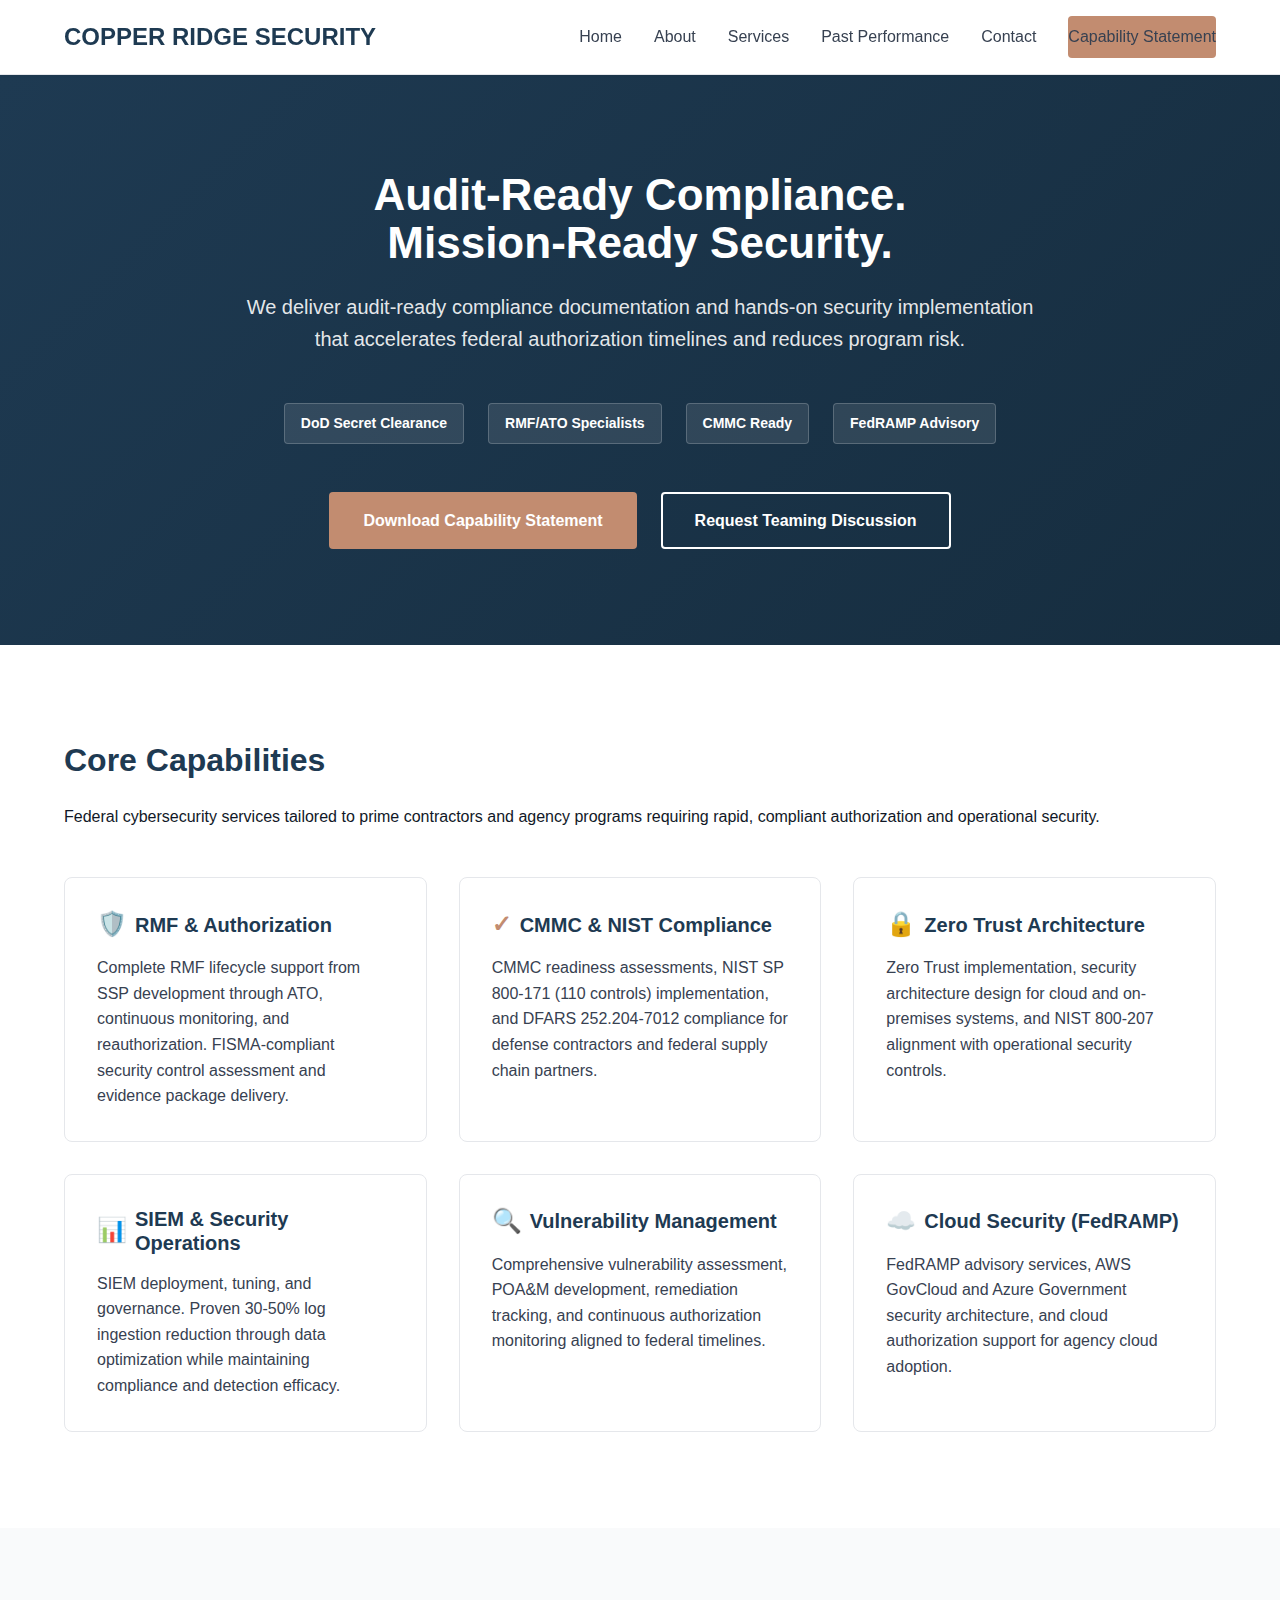
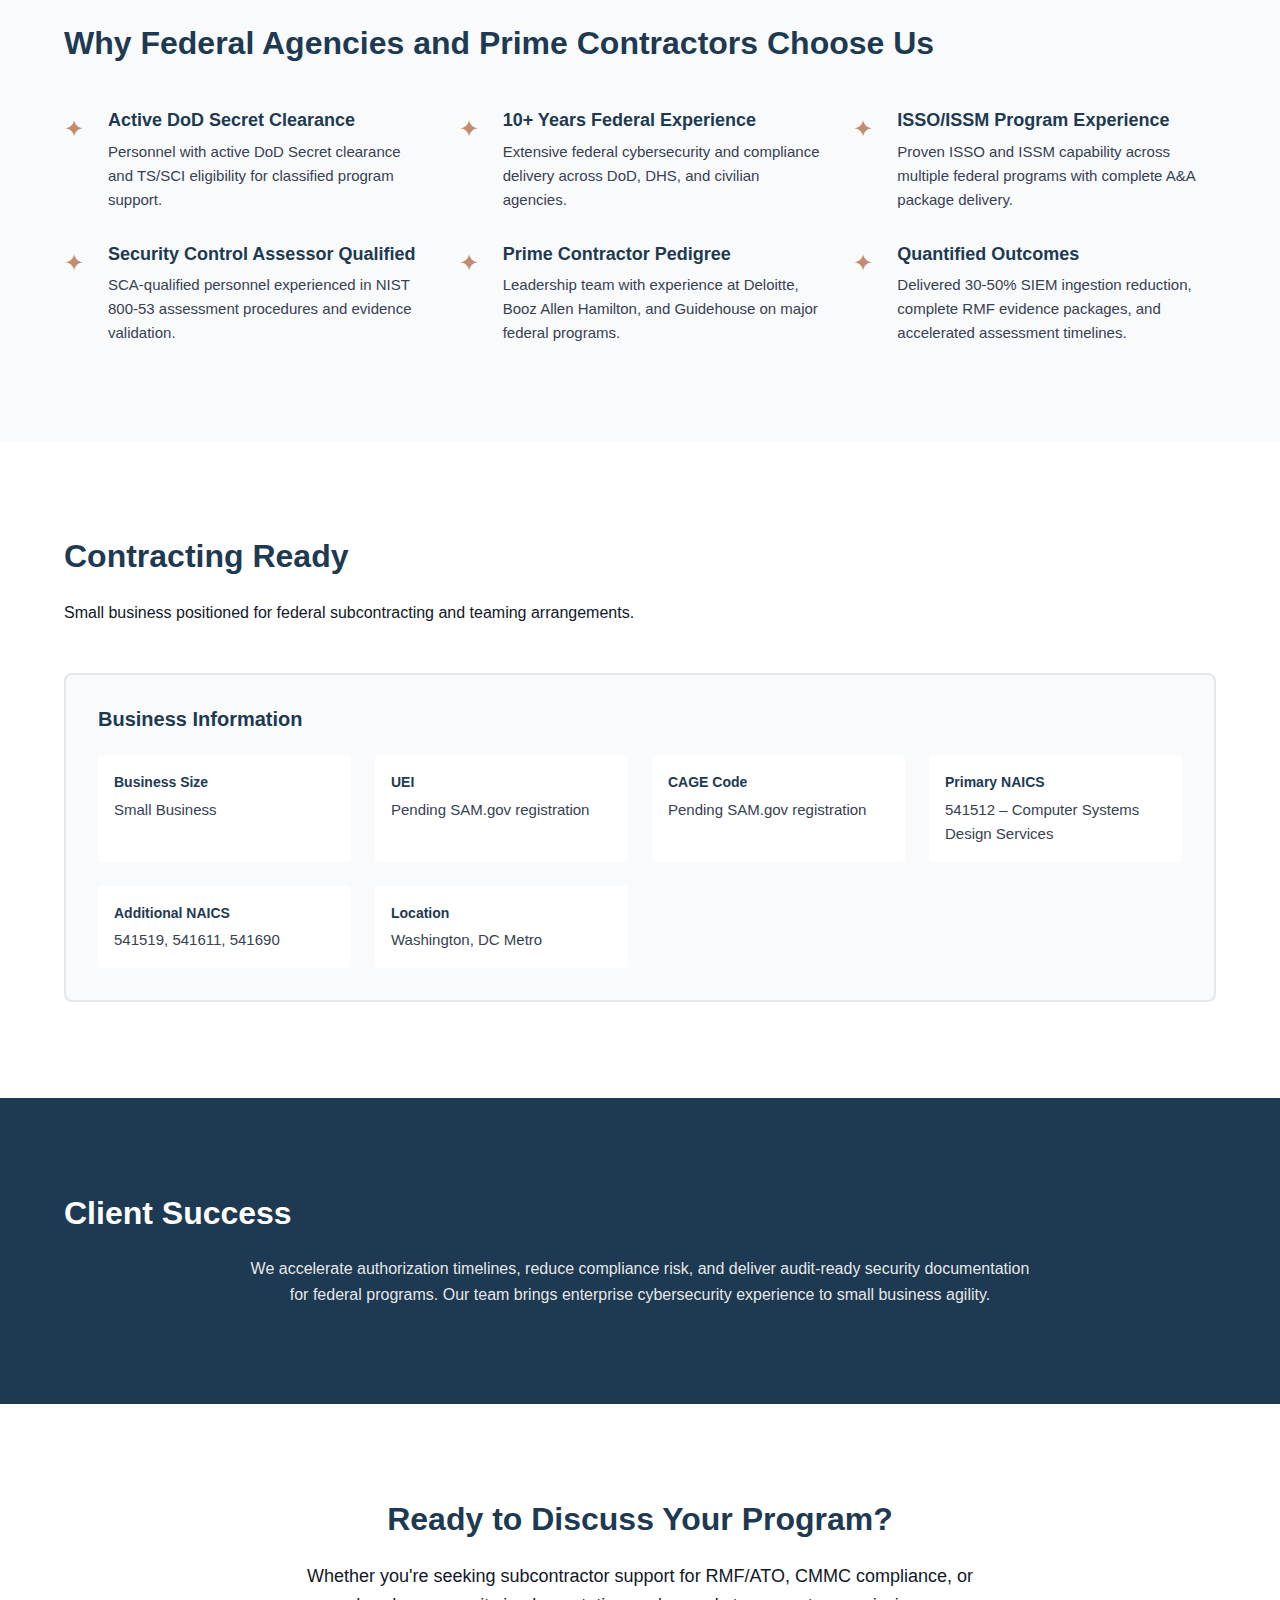
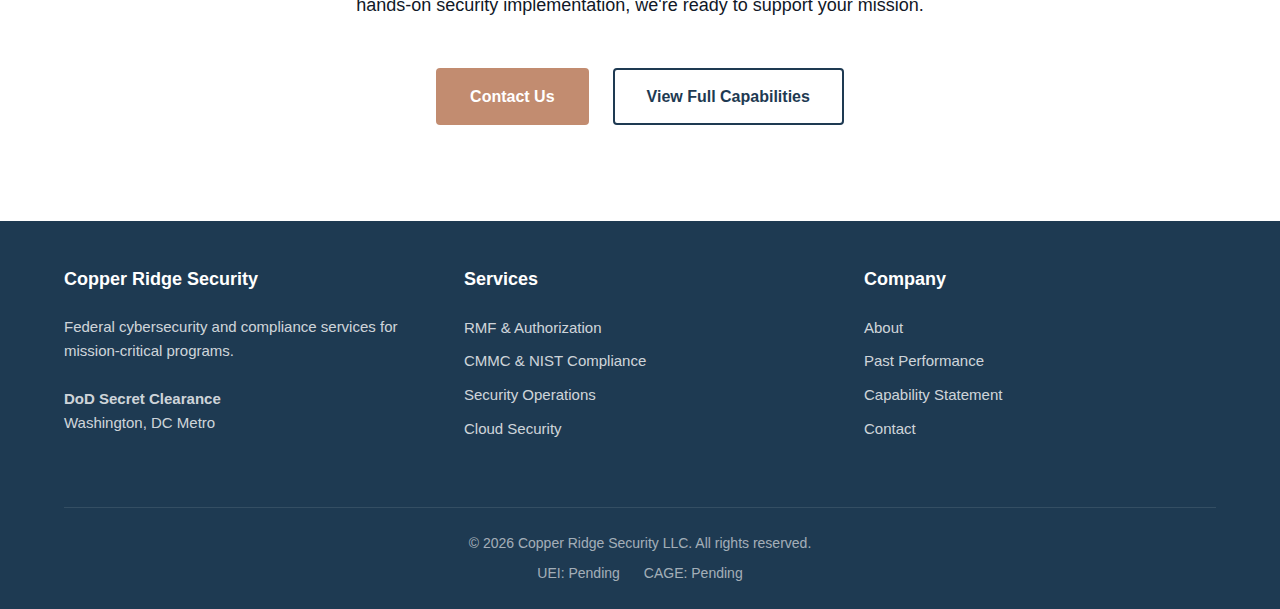
<file: index.html>
<!DOCTYPE html>
<html lang="en">
<head>
    <meta charset="UTF-8">
    <meta name="viewport" content="width=device-width, initial-scale=1.0">
    <meta name="description" content="Copper Ridge Security delivers ISSO/ISSM services, RMF authorization support, and cybersecurity implementation for federal programs. DoD Secret clearance, audit-ready compliance.">
    <title>Copper Ridge Security | Federal Cybersecurity | RMF/ATO | CMMC | FedRAMP</title>
    <link rel="stylesheet" href="assets/styles.css">
</head>
<body>
    <a href="#main-content" class="skip-link">Skip to main content</a>
    
    <!-- HEADER -->
    <header class="site-header">
        <div class="header-container">
            <a href="/" class="site-logo">
                <span>COPPER RIDGE SECURITY</span>
            </a>
            <button class="mobile-menu-toggle" aria-label="Toggle navigation menu">☰</button>
            <nav class="main-nav" aria-label="Main navigation">
                <ul>
                    <li><a href="/">Home</a></li>
                    <li><a href="/about/">About</a></li>
                    <li><a href="/services/">Services</a></li>
                    <li><a href="/past-performance/">Past Performance</a></li>
                    <li><a href="/contact/">Contact</a></li>
                    <li><a href="/assets/Capability-Statement.pdf" class="nav-cta" target="_blank">Capability Statement</a></li>
                </ul>
            </nav>
        </div>
    </header>

    <main id="main-content">
        <!-- HERO SECTION -->
        <section class="hero">
            <div class="container">
                <h1>Audit-Ready Compliance.<br>Mission-Ready Security.</h1>
                <p class="hero-subtitle">
                    We deliver audit-ready compliance documentation and hands-on security implementation 
                    that accelerates federal authorization timelines and reduces program risk.
                </p>
                
                <div class="hero-badges">
                    <span class="badge">DoD Secret Clearance</span>
                    <span class="badge">RMF/ATO Specialists</span>
                    <span class="badge">CMMC Ready</span>
                    <span class="badge">FedRAMP Advisory</span>
                </div>
                
                <div class="hero-cta">
                    <a href="/assets/Capability-Statement.pdf" class="btn btn-primary" target="_blank">Download Capability Statement</a>
                    <a href="/contact/" class="btn btn-secondary">Request Teaming Discussion</a>
                </div>
            </div>
        </section>

        <!-- CORE CAPABILITIES -->
        <section class="section">
            <div class="container">
                <h2>Core Capabilities</h2>
                <p>Federal cybersecurity services tailored to prime contractors and agency programs requiring rapid, compliant authorization and operational security.</p>
                
                <div class="capability-grid">
                    <div class="capability-card">
                        <h3><span class="capability-icon" aria-hidden="true">🛡️</span> RMF & Authorization</h3>
                        <p>Complete RMF lifecycle support from SSP development through ATO, continuous monitoring, and reauthorization. FISMA-compliant security control assessment and evidence package delivery.</p>
                    </div>
                    
                    <div class="capability-card">
                        <h3><span class="capability-icon" aria-hidden="true">✓</span> CMMC & NIST Compliance</h3>
                        <p>CMMC readiness assessments, NIST SP 800-171 (110 controls) implementation, and DFARS 252.204-7012 compliance for defense contractors and federal supply chain partners.</p>
                    </div>
                    
                    <div class="capability-card">
                        <h3><span class="capability-icon" aria-hidden="true">🔒</span> Zero Trust Architecture</h3>
                        <p>Zero Trust implementation, security architecture design for cloud and on-premises systems, and NIST 800-207 alignment with operational security controls.</p>
                    </div>
                    
                    <div class="capability-card">
                        <h3><span class="capability-icon" aria-hidden="true">📊</span> SIEM & Security Operations</h3>
                        <p>SIEM deployment, tuning, and governance. Proven 30-50% log ingestion reduction through data optimization while maintaining compliance and detection efficacy.</p>
                    </div>
                    
                    <div class="capability-card">
                        <h3><span class="capability-icon" aria-hidden="true">🔍</span> Vulnerability Management</h3>
                        <p>Comprehensive vulnerability assessment, POA&M development, remediation tracking, and continuous authorization monitoring aligned to federal timelines.</p>
                    </div>
                    
                    <div class="capability-card">
                        <h3><span class="capability-icon" aria-hidden="true">☁️</span> Cloud Security (FedRAMP)</h3>
                        <p>FedRAMP advisory services, AWS GovCloud and Azure Government security architecture, and cloud authorization support for agency cloud adoption.</p>
                    </div>
                </div>
            </div>
        </section>

        <!-- DIFFERENTIATORS -->
        <section class="section section-gray">
            <div class="container">
                <h2>Why Federal Agencies and Prime Contractors Choose Us</h2>
                
                <div class="differentiator-grid">
                    <div class="differentiator-item">
                        <span class="differentiator-icon" aria-hidden="true">✦</span>
                        <div>
                            <h4>Active DoD Secret Clearance</h4>
                            <p>Personnel with active DoD Secret clearance and TS/SCI eligibility for classified program support.</p>
                        </div>
                    </div>
                    
                    <div class="differentiator-item">
                        <span class="differentiator-icon" aria-hidden="true">✦</span>
                        <div>
                            <h4>10+ Years Federal Experience</h4>
                            <p>Extensive federal cybersecurity and compliance delivery across DoD, DHS, and civilian agencies.</p>
                        </div>
                    </div>
                    
                    <div class="differentiator-item">
                        <span class="differentiator-icon" aria-hidden="true">✦</span>
                        <div>
                            <h4>ISSO/ISSM Program Experience</h4>
                            <p>Proven ISSO and ISSM capability across multiple federal programs with complete A&A package delivery.</p>
                        </div>
                    </div>
                    
                    <div class="differentiator-item">
                        <span class="differentiator-icon" aria-hidden="true">✦</span>
                        <div>
                            <h4>Security Control Assessor Qualified</h4>
                            <p>SCA-qualified personnel experienced in NIST 800-53 assessment procedures and evidence validation.</p>
                        </div>
                    </div>
                    
                    <div class="differentiator-item">
                        <span class="differentiator-icon" aria-hidden="true">✦</span>
                        <div>
                            <h4>Prime Contractor Pedigree</h4>
                            <p>Leadership team with experience at Deloitte, Booz Allen Hamilton, and Guidehouse on major federal programs.</p>
                        </div>
                    </div>
                    
                    <div class="differentiator-item">
                        <span class="differentiator-icon" aria-hidden="true">✦</span>
                        <div>
                            <h4>Quantified Outcomes</h4>
                            <p>Delivered 30-50% SIEM ingestion reduction, complete RMF evidence packages, and accelerated assessment timelines.</p>
                        </div>
                    </div>
                </div>
            </div>
        </section>

        <!-- CONTRACTING READY -->
        <section class="section">
            <div class="container">
                <h2>Contracting Ready</h2>
                <p>Small business positioned for federal subcontracting and teaming arrangements.</p>
                
                <div class="contracting-info">
                    <h3>Business Information</h3>
                    <div class="info-grid">
                        <div class="info-item">
                            <div class="info-label">Business Size</div>
                            <div class="info-value">Small Business</div>
                        </div>
                        <div class="info-item">
                            <div class="info-label">UEI</div>
                            <div class="info-value">Pending SAM.gov registration</div>
                        </div>
                        <div class="info-item">
                            <div class="info-label">CAGE Code</div>
                            <div class="info-value">Pending SAM.gov registration</div>
                        </div>
                        <div class="info-item">
                            <div class="info-label">Primary NAICS</div>
                            <div class="info-value">541512 – Computer Systems Design Services</div>
                        </div>
                        <div class="info-item">
                            <div class="info-label">Additional NAICS</div>
                            <div class="info-value">541519, 541611, 541690</div>
                        </div>
                        <div class="info-item">
                            <div class="info-label">Location</div>
                            <div class="info-value">Washington, DC Metro</div>
                        </div>
                    </div>
                </div>
            </div>
        </section>

        <!-- TESTIMONIALS PLACEHOLDER -->
        <section class="section section-navy">
            <div class="container">
                <h2>Client Success</h2>
                <p style="color: rgba(255, 255, 255, 0.9); max-width: 800px; margin: 0 auto; text-align: center;">
                    We accelerate authorization timelines, reduce compliance risk, and deliver audit-ready security documentation for federal programs. Our team brings enterprise cybersecurity experience to small business agility.
                </p>
            </div>
        </section>

        <!-- FINAL CTA -->
        <section class="section">
            <div class="container" style="text-align: center;">
                <h2>Ready to Discuss Your Program?</h2>
                <p style="max-width: 700px; margin: 0 auto var(--spacing-xl) auto; font-size: 1.125rem;">
                    Whether you're seeking subcontractor support for RMF/ATO, CMMC compliance, or hands-on security implementation, we're ready to support your mission.
                </p>
                
                <div style="display: flex; justify-content: center; gap: var(--spacing-md); flex-wrap: wrap;">
                    <a href="/contact/" class="btn btn-primary">Contact Us</a>
                    <a href="/assets/Capability-Statement.pdf" class="btn btn-outline" target="_blank">View Full Capabilities</a>
                </div>
            </div>
        </section>
    </main>

    <!-- FOOTER -->
    <footer class="site-footer">
        <div class="container">
            <div class="footer-content">
                <div class="footer-section">
                    <h3>Copper Ridge Security</h3>
                    <p>Federal cybersecurity and compliance services for mission-critical programs.</p>
                    <p><strong>DoD Secret Clearance</strong><br>Washington, DC Metro</p>
                </div>
                
                <div class="footer-section">
                    <h3>Services</h3>
                    <ul class="footer-links">
                        <li><a href="/services/">RMF & Authorization</a></li>
                        <li><a href="/services/">CMMC & NIST Compliance</a></li>
                        <li><a href="/services/">Security Operations</a></li>
                        <li><a href="/services/">Cloud Security</a></li>
                    </ul>
                </div>
                
                <div class="footer-section">
                    <h3>Company</h3>
                    <ul class="footer-links">
                        <li><a href="/about/">About</a></li>
                        <li><a href="/past-performance/">Past Performance</a></li>
                        <li><a href="/assets/Capability-Statement.pdf" target="_blank">Capability Statement</a></li>
                        <li><a href="/contact/">Contact</a></li>
                    </ul>
                </div>
                
               
            </div>
            
            <div class="footer-bottom">
                <p>&copy; 2026 Copper Ridge Security LLC. All rights reserved.</p>
                <div class="footer-meta">
                    <span>UEI: Pending</span>
                    <span>CAGE: Pending</span>
</file>
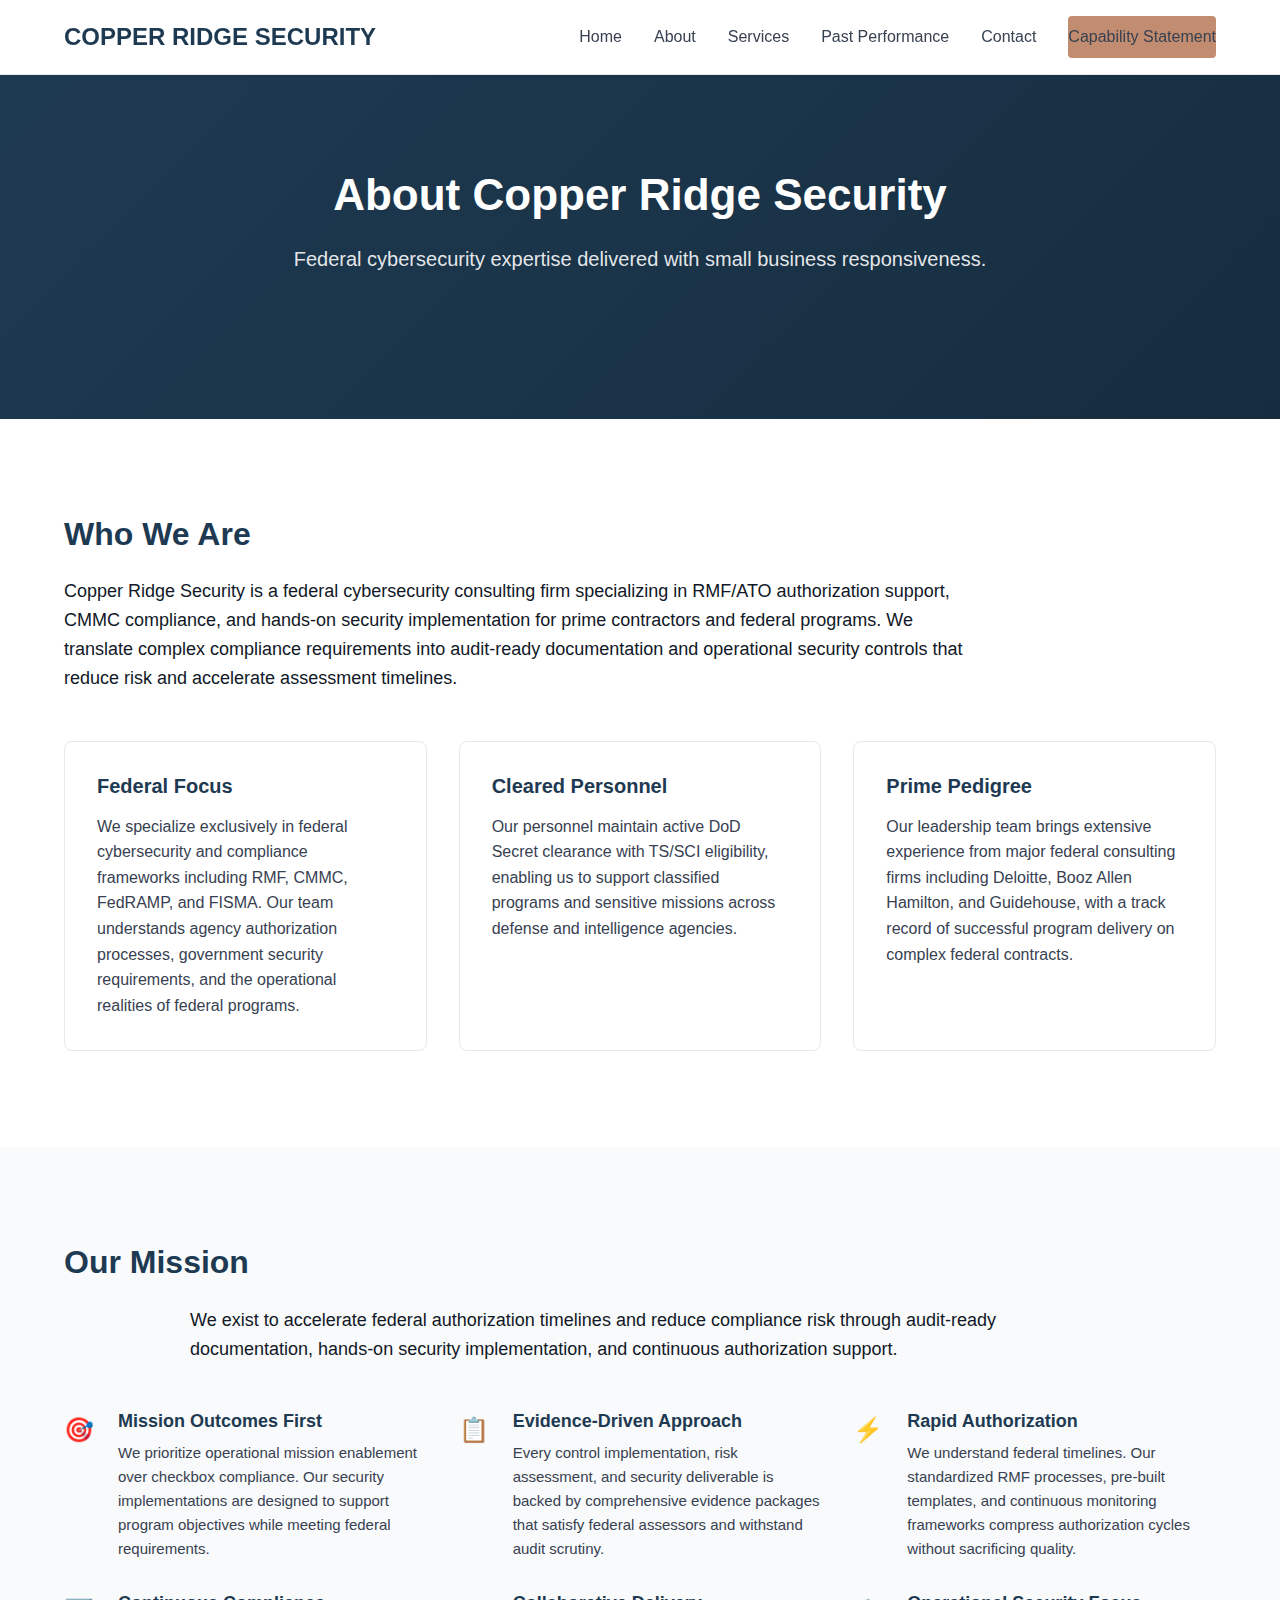
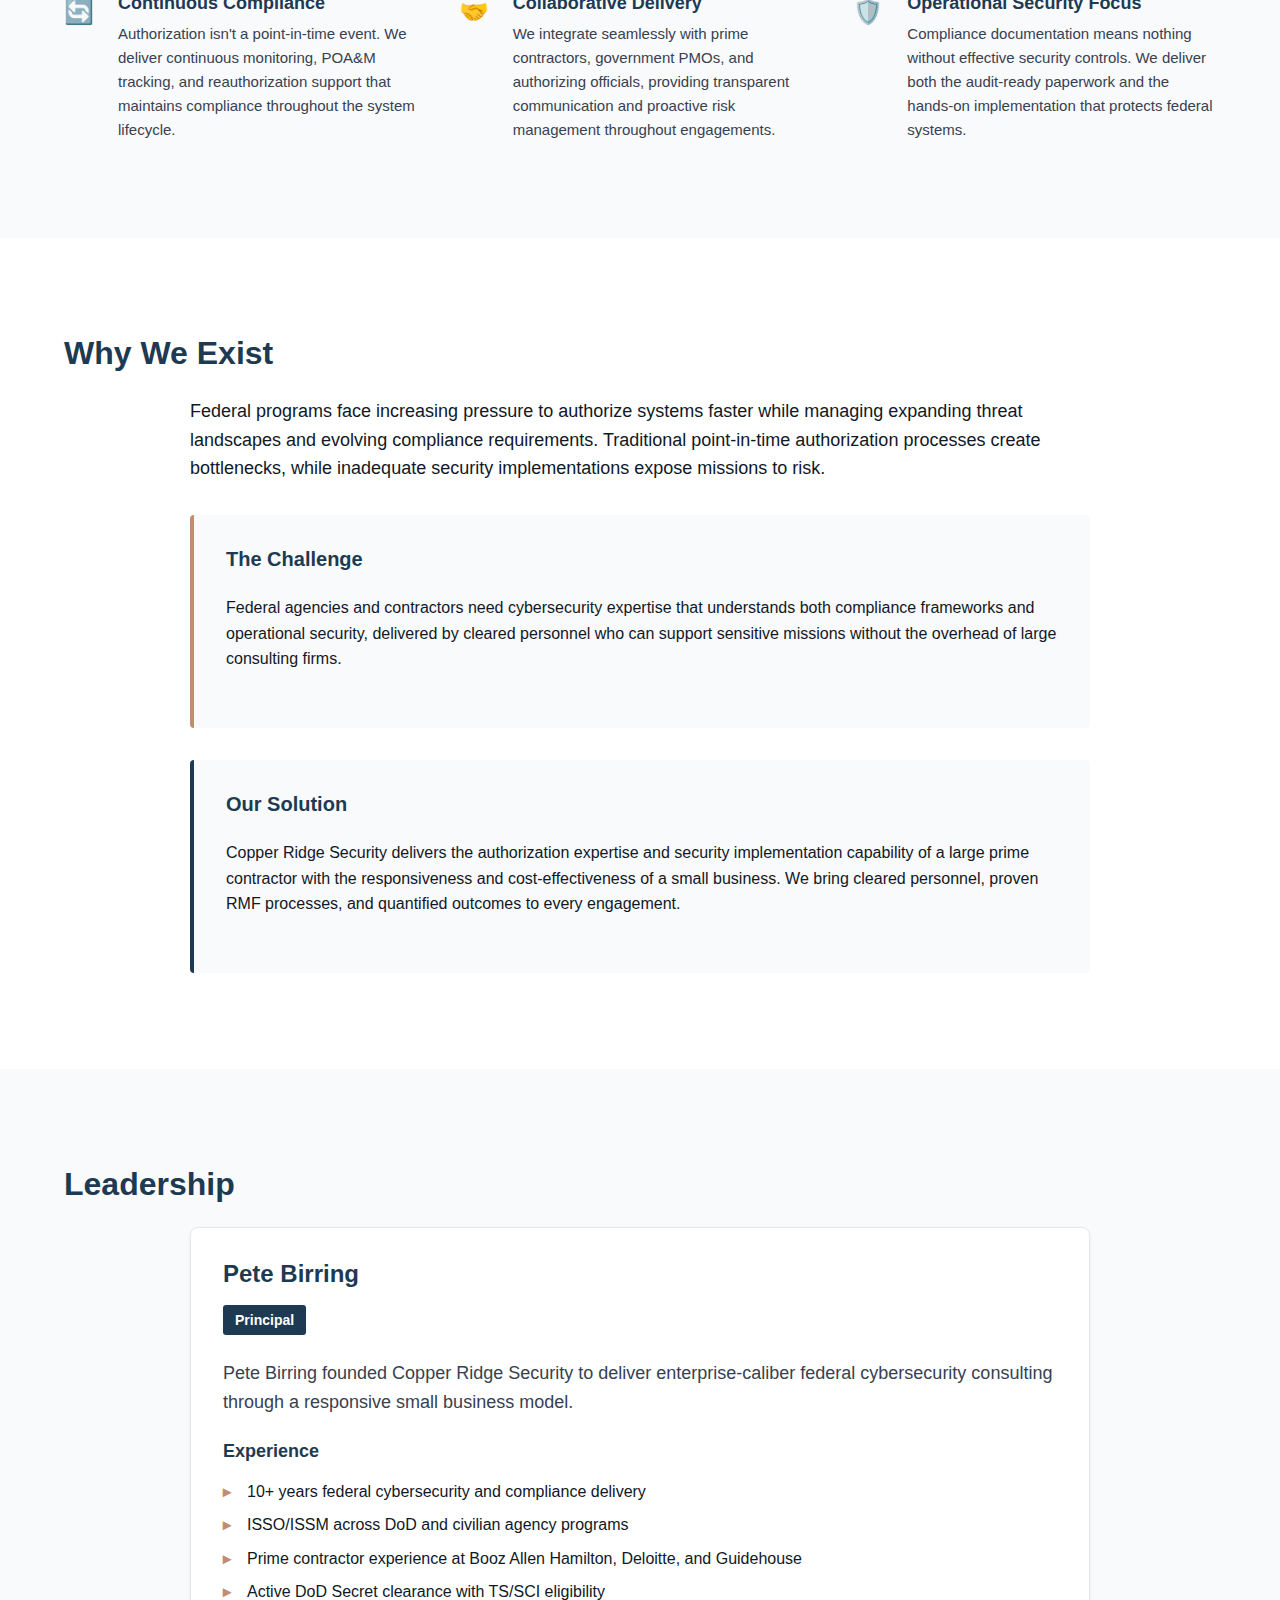
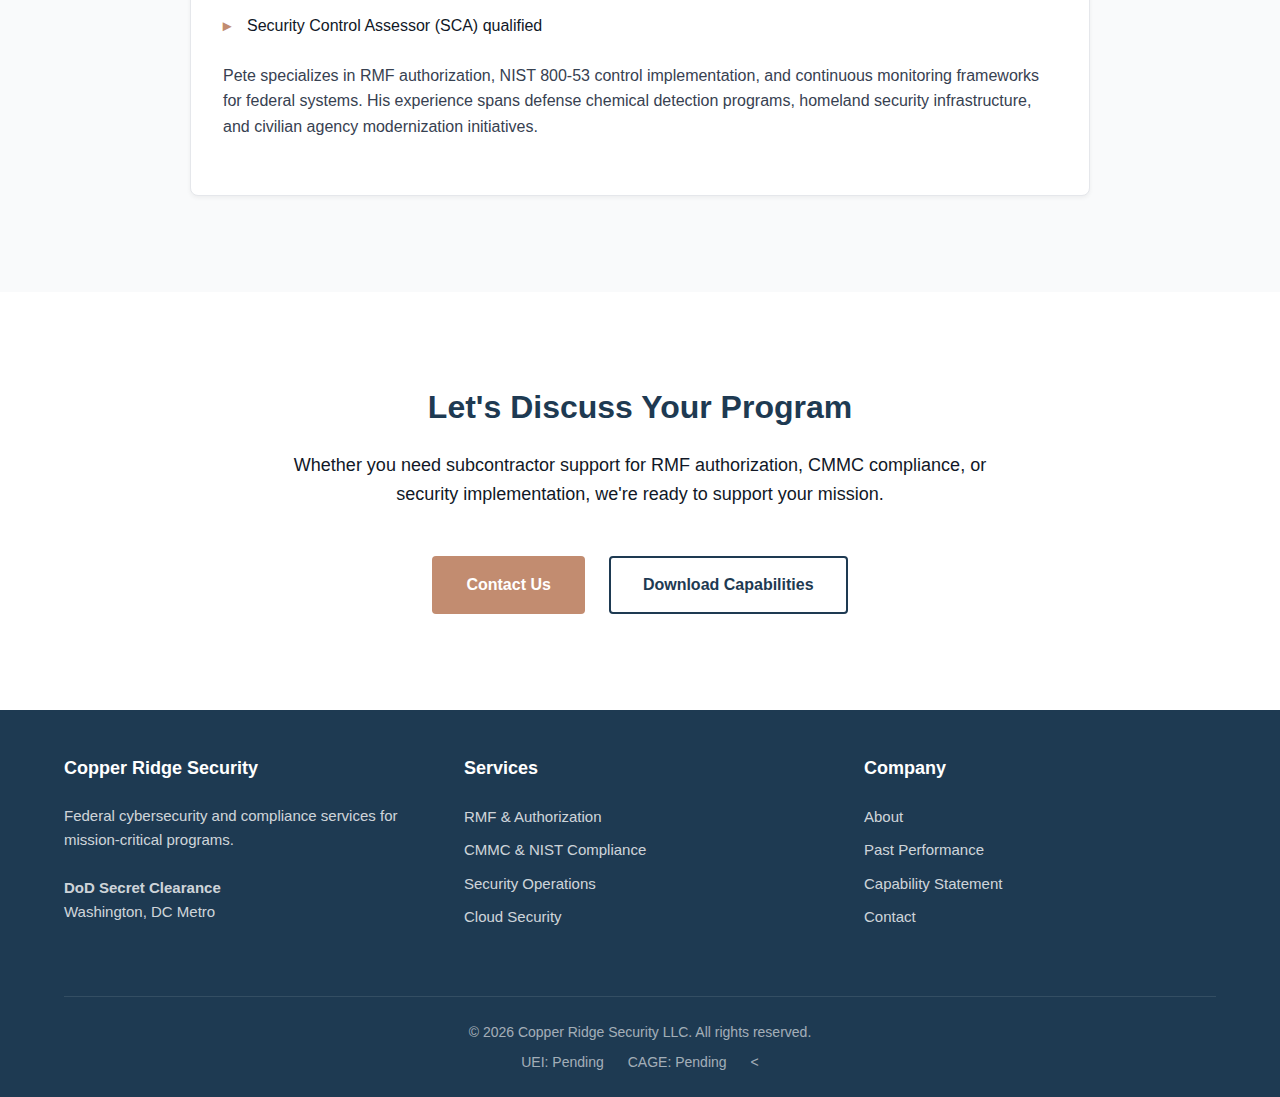
<file: about/index.html>
<!DOCTYPE html>
<html lang="en">
<head>
    <meta charset="UTF-8">
    <meta name="viewport" content="width=device-width, initial-scale=1.0">
    <meta name="description" content="About Copper Ridge Security - Federal cybersecurity consulting firm specializing in RMF/ATO, CMMC, and compliance services with DoD Secret clearance.">
    <title>About | Copper Ridge Security</title>
    <link rel="stylesheet" href="../assets/styles.css">
</head>
<body>
    <a href="#main-content" class="skip-link">Skip to main content</a>
    
    <!-- HEADER -->
    <header class="site-header">
        <div class="header-container">
            <a href="/" class="site-logo">
                <span>COPPER RIDGE SECURITY</span>
            </a>
            <button class="mobile-menu-toggle" aria-label="Toggle navigation menu">☰</button>
            <nav class="main-nav" aria-label="Main navigation">
                <ul>
                    <li><a href="/">Home</a></li>
                    <li><a href="/about/">About</a></li>
                    <li><a href="/services/">Services</a></li>
                    <li><a href="/past-performance/">Past Performance</a></li>
                    <li><a href="/contact/">Contact</a></li>
                    <li><a href="/assets/Capability-Statement.pdf" class="nav-cta" target="_blank">Capability Statement</a></li>
                </ul>
            </nav>
        </div>
    </header>

    <main id="main-content">
        <!-- PAGE HEADER -->
        <section class="hero">
            <div class="container">
                <h1>About Copper Ridge Security</h1>
                <p class="hero-subtitle">
                    Federal cybersecurity expertise delivered with small business responsiveness.
                </p>
            </div>
        </section>

        <!-- COMPANY OVERVIEW -->
        <section class="section">
            <div class="container">
                <h2>Who We Are</h2>
                <p style="font-size: 1.125rem; max-width: 900px;">
                    Copper Ridge Security is a federal cybersecurity consulting firm specializing in RMF/ATO authorization support, CMMC compliance, and hands-on security implementation for prime contractors and federal programs. We translate complex compliance requirements into audit-ready documentation and operational security controls that reduce risk and accelerate assessment timelines.
                </p>
                
                <div class="capability-grid" style="margin-top: var(--spacing-xl);">
                    <div class="capability-card">
                        <h3>Federal Focus</h3>
                        <p>We specialize exclusively in federal cybersecurity and compliance frameworks including RMF, CMMC, FedRAMP, and FISMA. Our team understands agency authorization processes, government security requirements, and the operational realities of federal programs.</p>
                    </div>
                    
                    <div class="capability-card">
                        <h3>Cleared Personnel</h3>
                        <p>Our personnel maintain active DoD Secret clearance with TS/SCI eligibility, enabling us to support classified programs and sensitive missions across defense and intelligence agencies.</p>
                    </div>
                    
                    <div class="capability-card">
                        <h3>Prime Pedigree</h3>
                        <p>Our leadership team brings extensive experience from major federal consulting firms including Deloitte, Booz Allen Hamilton, and Guidehouse, with a track record of successful program delivery on complex federal contracts.</p>
                    </div>
                </div>
            </div>
        </section>

        <!-- MISSION & APPROACH -->
        <section class="section section-gray">
            <div class="container">
                <h2>Our Mission</h2>
                <p style="font-size: 1.125rem; max-width: 900px; margin: 0 auto var(--spacing-xl) auto;">
                    We exist to accelerate federal authorization timelines and reduce compliance risk through audit-ready documentation, hands-on security implementation, and continuous authorization support.
                </p>
                
                <div class="differentiator-grid">
                    <div class="differentiator-item">
                        <span class="differentiator-icon" aria-hidden="true">🎯</span>
                        <div>
                            <h4>Mission Outcomes First</h4>
                            <p>We prioritize operational mission enablement over checkbox compliance. Our security implementations are designed to support program objectives while meeting federal requirements.</p>
                        </div>
                    </div>
                    
                    <div class="differentiator-item">
                        <span class="differentiator-icon" aria-hidden="true">📋</span>
                        <div>
                            <h4>Evidence-Driven Approach</h4>
                            <p>Every control implementation, risk assessment, and security deliverable is backed by comprehensive evidence packages that satisfy federal assessors and withstand audit scrutiny.</p>
                        </div>
                    </div>
                    
                    <div class="differentiator-item">
                        <span class="differentiator-icon" aria-hidden="true">⚡</span>
                        <div>
                            <h4>Rapid Authorization</h4>
                            <p>We understand federal timelines. Our standardized RMF processes, pre-built templates, and continuous monitoring frameworks compress authorization cycles without sacrificing quality.</p>
                        </div>
                    </div>
                    
                    <div class="differentiator-item">
                        <span class="differentiator-icon" aria-hidden="true">🔄</span>
                        <div>
                            <h4>Continuous Compliance</h4>
                            <p>Authorization isn't a point-in-time event. We deliver continuous monitoring, POA&M tracking, and reauthorization support that maintains compliance throughout the system lifecycle.</p>
                        </div>
                    </div>
                    
                    <div class="differentiator-item">
                        <span class="differentiator-icon" aria-hidden="true">🤝</span>
                        <div>
                            <h4>Collaborative Delivery</h4>
                            <p>We integrate seamlessly with prime contractors, government PMOs, and authorizing officials, providing transparent communication and proactive risk management throughout engagements.</p>
                        </div>
                    </div>
                    
                    <div class="differentiator-item">
                        <span class="differentiator-icon" aria-hidden="true">🛡️</span>
                        <div>
                            <h4>Operational Security Focus</h4>
                            <p>Compliance documentation means nothing without effective security controls. We deliver both the audit-ready paperwork and the hands-on implementation that protects federal systems.</p>
                        </div>
                    </div>
                </div>
            </div>
        </section>

        <!-- WHY WE EXIST -->
        <section class="section">
            <div class="container">
                <h2>Why We Exist</h2>
                
                <div style="max-width: 900px; margin: 0 auto;">
                    <p style="font-size: 1.125rem; margin-bottom: var(--spacing-lg);">
                        Federal programs face increasing pressure to authorize systems faster while managing expanding threat landscapes and evolving compliance requirements. Traditional point-in-time authorization processes create bottlenecks, while inadequate security implementations expose missions to risk.
                    </p>
                    
                    <div style="background-color: var(--gray-50); padding: var(--spacing-lg); border-left: 4px solid var(--copper-accent); border-radius: 4px; margin-bottom: var(--spacing-lg);">
                        <h3 style="font-size: 1.25rem; margin-bottom: var(--spacing-md);">The Challenge</h3>
                        <p>Federal agencies and contractors need cybersecurity expertise that understands both compliance frameworks and operational security, delivered by cleared personnel who can support sensitive missions without the overhead of large consulting firms.</p>
                    </div>
                    
                    <div style="background-color: var(--gray-50); padding: var(--spacing-lg); border-left: 4px solid var(--navy-primary); border-radius: 4px;">
                        <h3 style="font-size: 1.25rem; margin-bottom: var(--spacing-md);">Our Solution</h3>
                        <p>Copper Ridge Security delivers the authorization expertise and security implementation capability of a large prime contractor with the responsiveness and cost-effectiveness of a small business. We bring cleared personnel, proven RMF processes, and quantified outcomes to every engagement.</p>
                    </div>
                </div>
            </div>
        </section>

        <!-- LEADERSHIP SECTION -->
        <section class="section section-gray">
            <div class="container">
                <h2>Leadership</h2>
                
                <div class="performance-item" style="max-width: 900px; margin: 0 auto;">
                    <h3>Pete Birring</h3>
                    <span class="agency-label">Principal</span>
                    
                    <p style="font-size: 1.125rem; margin-bottom: var(--spacing-md);">
                        Pete Birring founded Copper Ridge Security to deliver enterprise-caliber federal cybersecurity consulting through a responsive small business model.
                    </p>
                    
                    <h4 style="font-size: 1.125rem; margin-bottom: var(--spacing-sm);">Experience</h4>
                    <ul style="list-style: none; padding-left: 0; margin-bottom: var(--spacing-md);">
                        <li style="padding-left: 1.5rem; position: relative; margin-bottom: 0.5rem;">
                            <span style="position: absolute; left: 0; color: var(--copper-accent); font-weight: bold;">▸</span>
                            10+ years federal cybersecurity and compliance delivery
                        </li>
                        <li style="padding-left: 1.5rem; position: relative; margin-bottom: 0.5rem;">
                            <span style="position: absolute; left: 0; color: var(--copper-accent); font-weight: bold;">▸</span>
                            ISSO/ISSM across DoD and civilian agency programs
                        </li>
                        <li style="padding-left: 1.5rem; position: relative; margin-bottom: 0.5rem;">
                            <span style="position: absolute; left: 0; color: var(--copper-accent); font-weight: bold;">▸</span>
                            Prime contractor experience at Booz Allen Hamilton, Deloitte, and Guidehouse
                        </li>
                        <li style="padding-left: 1.5rem; position: relative; margin-bottom: 0.5rem;">
                            <span style="position: absolute; left: 0; color: var(--copper-accent); font-weight: bold;">▸</span>
                            Active DoD Secret clearance with TS/SCI eligibility
                        </li>
                        <li style="padding-left: 1.5rem; position: relative; margin-bottom: 0.5rem;">
                            <span style="position: absolute; left: 0; color: var(--copper-accent); font-weight: bold;">▸</span>
                            Security Control Assessor (SCA) qualified
                        </li>
                    </ul>
                    
                    <p style="color: var(--gray-700);">
                        Pete specializes in RMF authorization, NIST 800-53 control implementation, and continuous monitoring frameworks for federal systems. His experience spans defense chemical detection programs, homeland security infrastructure, and civilian agency modernization initiatives.
                    </p>
                </div>
            </div>
        </section>

        <!-- FINAL CTA -->
        <section class="section">
            <div class="container" style="text-align: center;">
                <h2>Let's Discuss Your Program</h2>
                <p style="max-width: 700px; margin: 0 auto var(--spacing-xl) auto; font-size: 1.125rem;">
                    Whether you need subcontractor support for RMF authorization, CMMC compliance, or security implementation, we're ready to support your mission.
                </p>
                
                <div style="display: flex; justify-content: center; gap: var(--spacing-md); flex-wrap: wrap;">
                    <a href="/contact/" class="btn btn-primary">Contact Us</a>
                    <a href="/assets/Capability-Statement.pdf" class="btn btn-outline" target="_blank">Download Capabilities</a>
                </div>
            </div>
        </section>
    </main>

    <!-- FOOTER -->
    <footer class="site-footer">
        <div class="container">
            <div class="footer-content">
                <div class="footer-section">
                    <h3>Copper Ridge Security</h3>
                    <p>Federal cybersecurity and compliance services for mission-critical programs.</p>
                    <p><strong>DoD Secret Clearance</strong><br>Washington, DC Metro</p>
                </div>
                
                <div class="footer-section">
                    <h3>Services</h3>
                    <ul class="footer-links">
                        <li><a href="/services/">RMF & Authorization</a></li>
                        <li><a href="/services/">CMMC & NIST Compliance</a></li>
                        <li><a href="/services/">Security Operations</a></li>
                        <li><a href="/services/">Cloud Security</a></li>
                    </ul>
                </div>
                
                <div class="footer-section">
                    <h3>Company</h3>
                    <ul class="footer-links">
                        <li><a href="/about/">About</a></li>
                        <li><a href="/past-performance/">Past Performance</a></li>
                        <li><a href="/assets/Capability-Statement.pdf" target="_blank">Capability Statement</a></li>
                        <li><a href="/contact/">Contact</a></li>
                    </ul>
                </div>
                
                
            </div>
            
            <div class="footer-bottom">
                <p>&copy; 2026 Copper Ridge Security LLC. All rights reserved.</p>
                <div class="footer-meta">
                    <span>UEI: Pending</span>
                    <span>CAGE: Pending</span>
                    <
</file>
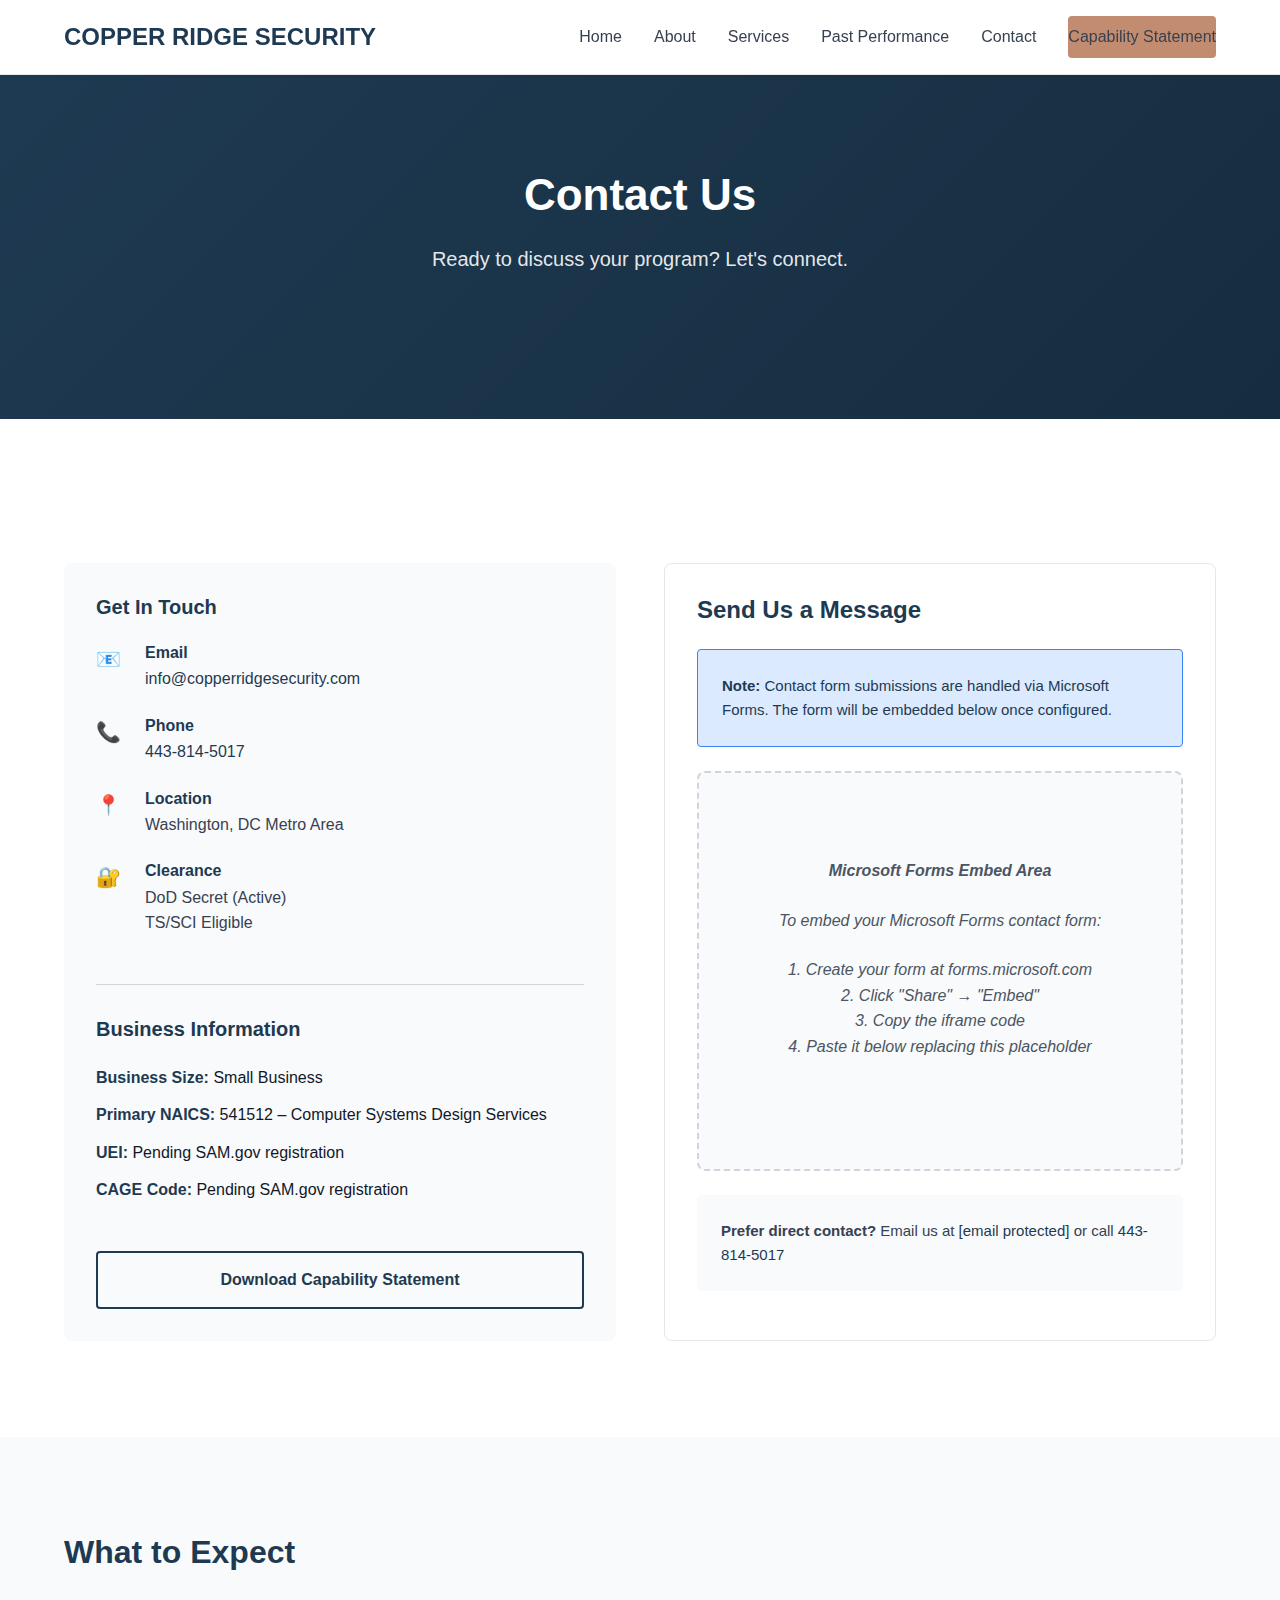
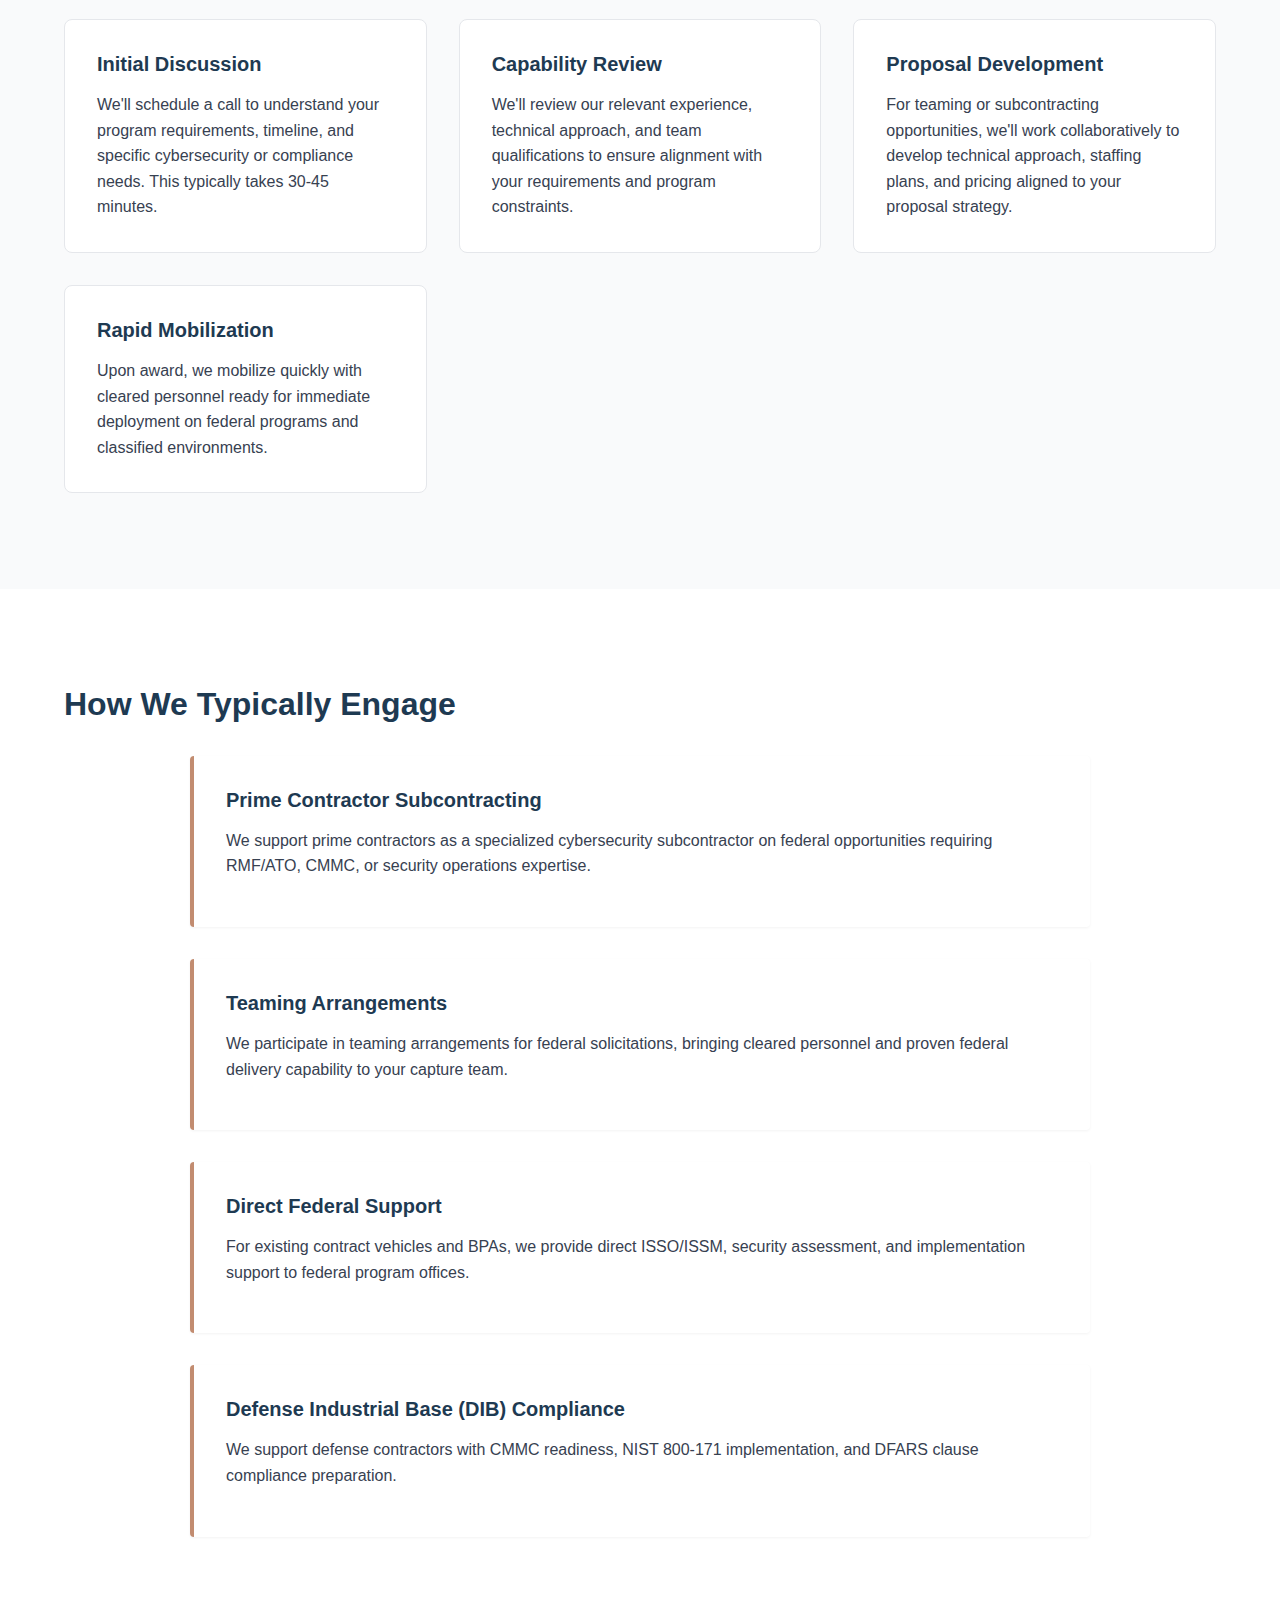
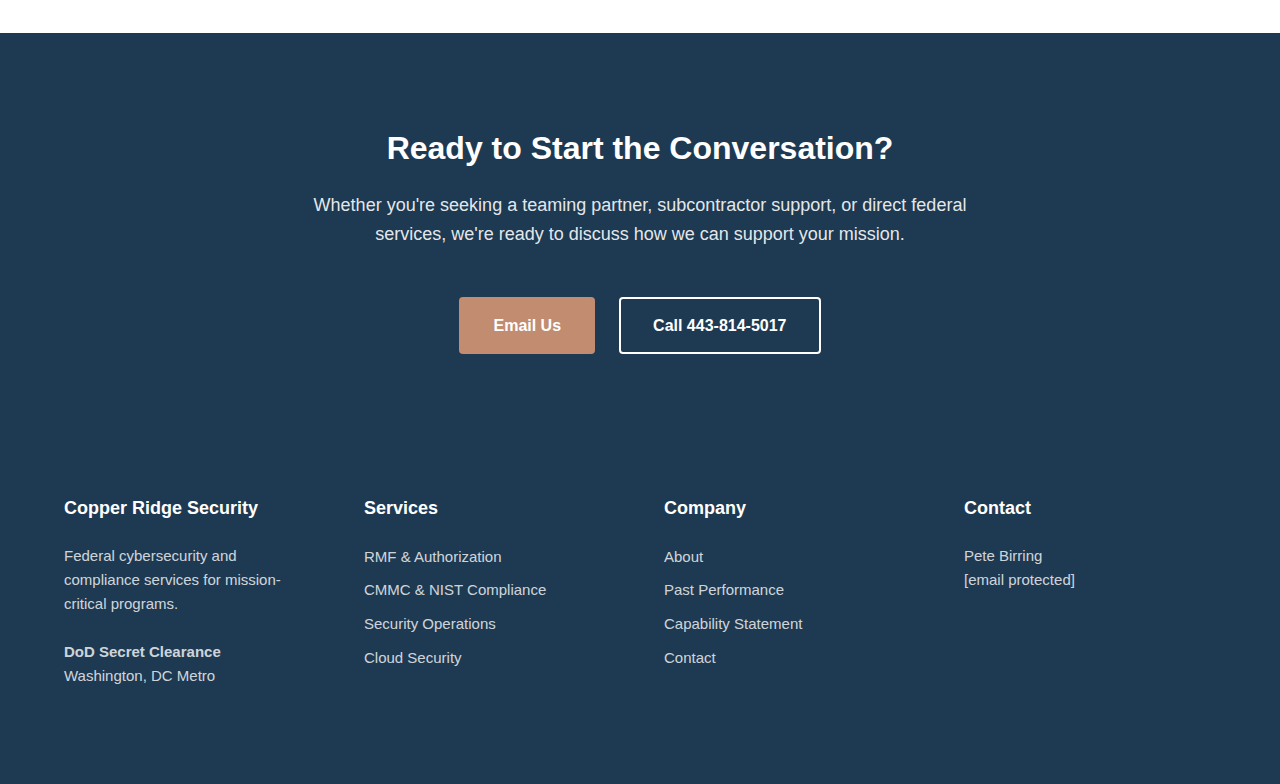
<file: contact/index.html>
<!DOCTYPE html>
<html lang="en">
<head>
    <meta charset="UTF-8">
    <meta name="viewport" content="width=device-width, initial-scale=1.0">
    <meta name="description" content="Contact Copper Ridge Security for federal cybersecurity, RMF/ATO, CMMC, and teaming discussions. DoD Secret clearance available.">
    <title>Contact | Copper Ridge Security</title>
    <link rel="stylesheet" href="../assets/styles.css">
</head>
<body>
    <a href="#main-content" class="skip-link">Skip to main content</a>
    
    <!-- HEADER -->
    <header class="site-header">
        <div class="header-container">
            <a href="/" class="site-logo">
                <span>COPPER RIDGE SECURITY</span>
            </a>
            <button class="mobile-menu-toggle" aria-label="Toggle navigation menu">☰</button>
            <nav class="main-nav" aria-label="Main navigation">
                <ul>
                    <li><a href="/">Home</a></li>
                    <li><a href="/about/">About</a></li>
                    <li><a href="/services/">Services</a></li>
                    <li><a href="/past-performance/">Past Performance</a></li>
                    <li><a href="/contact/">Contact</a></li>
                    <li><a href="/assets/Capability-Statement.pdf" class="nav-cta" target="_blank">Capability Statement</a></li>
                </ul>
            </nav>
        </div>
    </header>

    <main id="main-content">
        <!-- PAGE HEADER -->
        <section class="hero">
            <div class="container">
                <h1>Contact Us</h1>
                <p class="hero-subtitle">
                    Ready to discuss your program? Let's connect.
                </p>
            </div>
        </section>

        <!-- CONTACT GRID -->
        <section class="section">
            <div class="container">
                <div class="contact-grid">
                    <!-- CONTACT INFO -->
                    <div class="contact-info-section">
                        <h3>Get In Touch</h3>
                        
                        <div class="contact-item">
                            <span class="contact-icon" aria-hidden="true">📧</span>
                            <div class="contact-item-content">
                                <h4>Email</h4>
                                <p><a href="info@copperridgesecurity.com">info@copperridgesecurity.com</a></p>
                            </div>
                        </div>
                        
                        <div class="contact-item">
                            <span class="contact-icon" aria-hidden="true">📞</span>
                            <div class="contact-item-content">
                                <h4>Phone</h4>
                                <p><a href="tel:443-814-5017">443-814-5017</a></p>
                            </div>
                        </div>
                        
                        <div class="contact-item">
                            <span class="contact-icon" aria-hidden="true">📍</span>
                            <div class="contact-item-content">
                                <h4>Location</h4>
                                <p>Washington, DC Metro Area</p>
                            </div>
                        </div>
                        
                        <div class="contact-item">
                            <span class="contact-icon" aria-hidden="true">🔐</span>
                            <div class="contact-item-content">
                                <h4>Clearance</h4>
                                <p>DoD Secret (Active)<br>TS/SCI Eligible</p>
                            </div>
                        </div>
                        
                        <div style="margin-top: var(--spacing-xl); padding-top: var(--spacing-lg); border-top: 1px solid var(--gray-300);">
                            <h4 style="margin-bottom: var(--spacing-md);">Business Information</h4>
                            <div style="display: grid; gap: 0.75rem;">
                                <div>
                                    <strong style="color: var(--navy-primary);">Business Size:</strong> Small Business
                                </div>
                                <div>
                                    <strong style="color: var(--navy-primary);">Primary NAICS:</strong> 541512 – Computer Systems Design Services
                                </div>
                                <div>
                                    <strong style="color: var(--navy-primary);">UEI:</strong> Pending SAM.gov registration
                                </div>
                                <div>
                                    <strong style="color: var(--navy-primary);">CAGE Code:</strong> Pending SAM.gov registration
                                </div>
                            </div>
                        </div>
                        
                        <div style="margin-top: var(--spacing-xl);">
                            <a href="/assets/Capability-Statement.pdf" class="btn btn-outline" target="_blank" style="width: 100%;">Download Capability Statement</a>
                        </div>
                    </div>
                    
                    <!-- CONTACT FORM -->
                    <div class="contact-form-section">
                        <h3>Send Us a Message</h3>
                        
                        <div class="form-embed-notice">
                            <p><strong>Note:</strong> Contact form submissions are handled via Microsoft Forms. The form will be embedded below once configured.</p>
                        </div>
                        
                        <div class="form-placeholder">
                            <div class="form-placeholder-content">
                                <p><strong>Microsoft Forms Embed Area</strong></p>
                                <p>To embed your Microsoft Forms contact form:</p>
                                <p>1. Create your form at forms.microsoft.com<br>
                                2. Click "Share" → "Embed"<br>
                                3. Copy the iframe code<br>
                                4. Paste it below replacing this placeholder</p>
                            </div>
                        </div>
                        <!-- 
                        ============================================================
                        PASTE YOUR MICROSOFT FORMS EMBED CODE HERE
                        ============================================================
                        Replace the placeholder div above with your Microsoft Forms iframe.
                        Example format:
                        
                        <iframe 
                            width="100%" 
                            height="600px" 
                            src="https://forms.office.com/Pages/ResponsePage.aspx?id=YOUR_FORM_ID" 
                            frameborder="0" 
                            marginwidth="0" 
                            marginheight="0" 
                            style="border: none; max-width:100%; max-height:100vh" 
                            allowfullscreen 
                            webkitallowfullscreen 
                            mozallowfullscreen 
                            msallowfullscreen>
                        </iframe>
                        
                        ============================================================
                        -->
                        
                        <div style="margin-top: var(--spacing-md); padding: var(--spacing-md); background-color: var(--gray-50); border-radius: 4px;">
                            <p style="font-size: 0.9375rem; color: var(--gray-700); margin-bottom: 0;">
                                <strong>Prefer direct contact?</strong> Email us at <a href="/cdn-cgi/l/email-protection#b0e0f2d9c2c2d9ded7f0d3dfc0c0d5c2c2d9d4d7d5c3d5d3c5c2d9c4c99ed3dfdd"><span class="__cf_email__" data-cfemail="5a0a1833282833343d1a39352a2a3f2828333e3d3f293f392f28332e2374393537">[email&#160;protected]</span></a> or call <a href="tel:443-814-5017">443-814-5017</a>
                            </p>
                        </div>
                    </div>
                </div>
            </div>
        </section>

        <!-- WHAT TO EXPECT -->
        <section class="section section-gray">
            <div class="container">
                <h2>What to Expect</h2>
                
                <div class="capability-grid">
                    <div class="capability-card">
                        <h3>Initial Discussion</h3>
                        <p>We'll schedule a call to understand your program requirements, timeline, and specific cybersecurity or compliance needs. This typically takes 30-45 minutes.</p>
                    </div>
                    
                    <div class="capability-card">
                        <h3>Capability Review</h3>
                        <p>We'll review our relevant experience, technical approach, and team qualifications to ensure alignment with your requirements and program constraints.</p>
                    </div>
                    
                    <div class="capability-card">
                        <h3>Proposal Development</h3>
                        <p>For teaming or subcontracting opportunities, we'll work collaboratively to develop technical approach, staffing plans, and pricing aligned to your proposal strategy.</p>
                    </div>
                    
                    <div class="capability-card">
                        <h3>Rapid Mobilization</h3>
                        <p>Upon award, we mobilize quickly with cleared personnel ready for immediate deployment on federal programs and classified environments.</p>
                    </div>
                </div>
            </div>
        </section>

        <!-- TYPICAL ENGAGEMENT TYPES -->
        <section class="section">
            <div class="container">
                <h2>How We Typically Engage</h2>
                
                <div style="max-width: 900px; margin: 0 auto;">
                    <div class="service-list">
                        <div class="service-item">
                            <h3>Prime Contractor Subcontracting</h3>
                            <p>We support prime contractors as a specialized cybersecurity subcontractor on federal opportunities requiring RMF/ATO, CMMC, or security operations expertise.</p>
                        </div>
                        
                        <div class="service-item">
                            <h3>Teaming Arrangements</h3>
                            <p>We participate in teaming arrangements for federal solicitations, bringing cleared personnel and proven federal delivery capability to your capture team.</p>
                        </div>
                        
                        <div class="service-item">
                            <h3>Direct Federal Support</h3>
                            <p>For existing contract vehicles and BPAs, we provide direct ISSO/ISSM, security assessment, and implementation support to federal program offices.</p>
                        </div>
                        
                        <div class="service-item">
                            <h3>Defense Industrial Base (DIB) Compliance</h3>
                            <p>We support defense contractors with CMMC readiness, NIST 800-171 implementation, and DFARS clause compliance preparation.</p>
                        </div>
                    </div>
                </div>
            </div>
        </section>

        <!-- FINAL CTA -->
        <section class="section section-navy">
            <div class="container" style="text-align: center;">
                <h2>Ready to Start the Conversation?</h2>
                <p style="max-width: 700px; margin: 0 auto var(--spacing-xl) auto; font-size: 1.125rem; color: rgba(255, 255, 255, 0.9);">
                    Whether you're seeking a teaming partner, subcontractor support, or direct federal services, we're ready to discuss how we can support your mission.
                </p>
                
                <div style="display: flex; justify-content: center; gap: var(--spacing-md); flex-wrap: wrap;">
                    <a href="/cdn-cgi/l/email-protection#faaab893888893949dba99958a8a9f8888939e9d9f899f998f88938e83d4999597" class="btn btn-primary">Email Us</a>
                    <a href="tel:443-814-5017" class="btn btn-secondary">Call 443-814-5017</a>
                </div>
            </div>
        </section>
    </main>

    <!-- FOOTER -->
    <footer class="site-footer">
        <div class="container">
            <div class="footer-content">
                <div class="footer-section">
                    <h3>Copper Ridge Security</h3>
                    <p>Federal cybersecurity and compliance services for mission-critical programs.</p>
                    <p><strong>DoD Secret Clearance</strong><br>Washington, DC Metro</p>
                </div>
                
                <div class="footer-section">
                    <h3>Services</h3>
                    <ul class="footer-links">
                        <li><a href="/services/">RMF & Authorization</a></li>
                        <li><a href="/services/">CMMC & NIST Compliance</a></li>
                        <li><a href="/services/">Security Operations</a></li>
                        <li><a href="/services/">Cloud Security</a></li>
                    </ul>
                </div>
                
                <div class="footer-section">
                    <h3>Company</h3>
                    <ul class="footer-links">
                        <li><a href="/about/">About</a></li>
                        <li><a href="/past-performance/">Past Performance</a></li>
                        <li><a href="/assets/Capability-Statement.pdf" target="_blank">Capability Statement</a></li>
                        <li><a href="/contact/">Contact</a></li>
                    </ul>
                </div>
                
                <div class="footer-section">
                    <h3>Contact</h3>
                    <p>
                        Pete Birring<br>
                        <a href="/cdn-cgi/l/email-protection#1444567d66667d7a7354777b64647166667d70737167717761667d606d3a777b79"><span class="__cf_email__" data-cfemail="0656446f74746f686146656976766374746f62616375636573746f727f2865696b">[email&#160;protected]</span></a><br>
                        <a href="tel:443-814-5017"
</file>
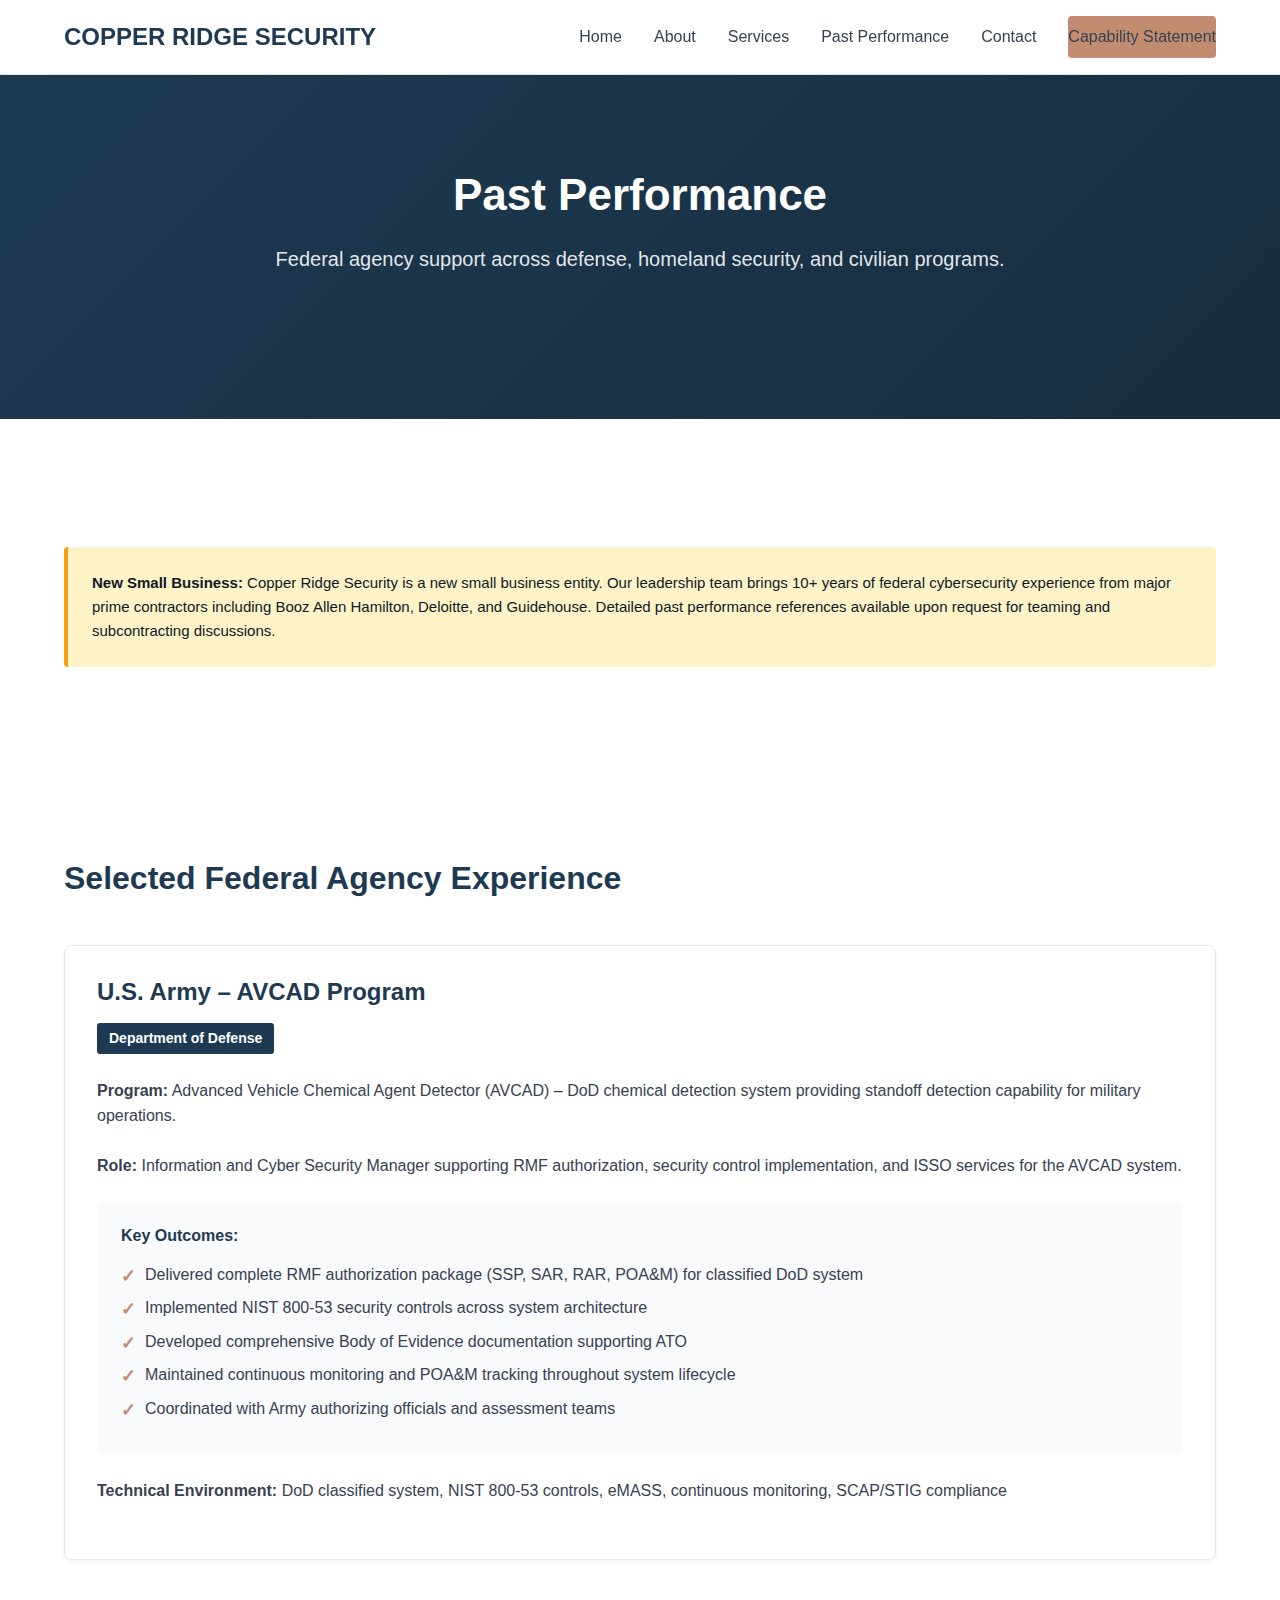
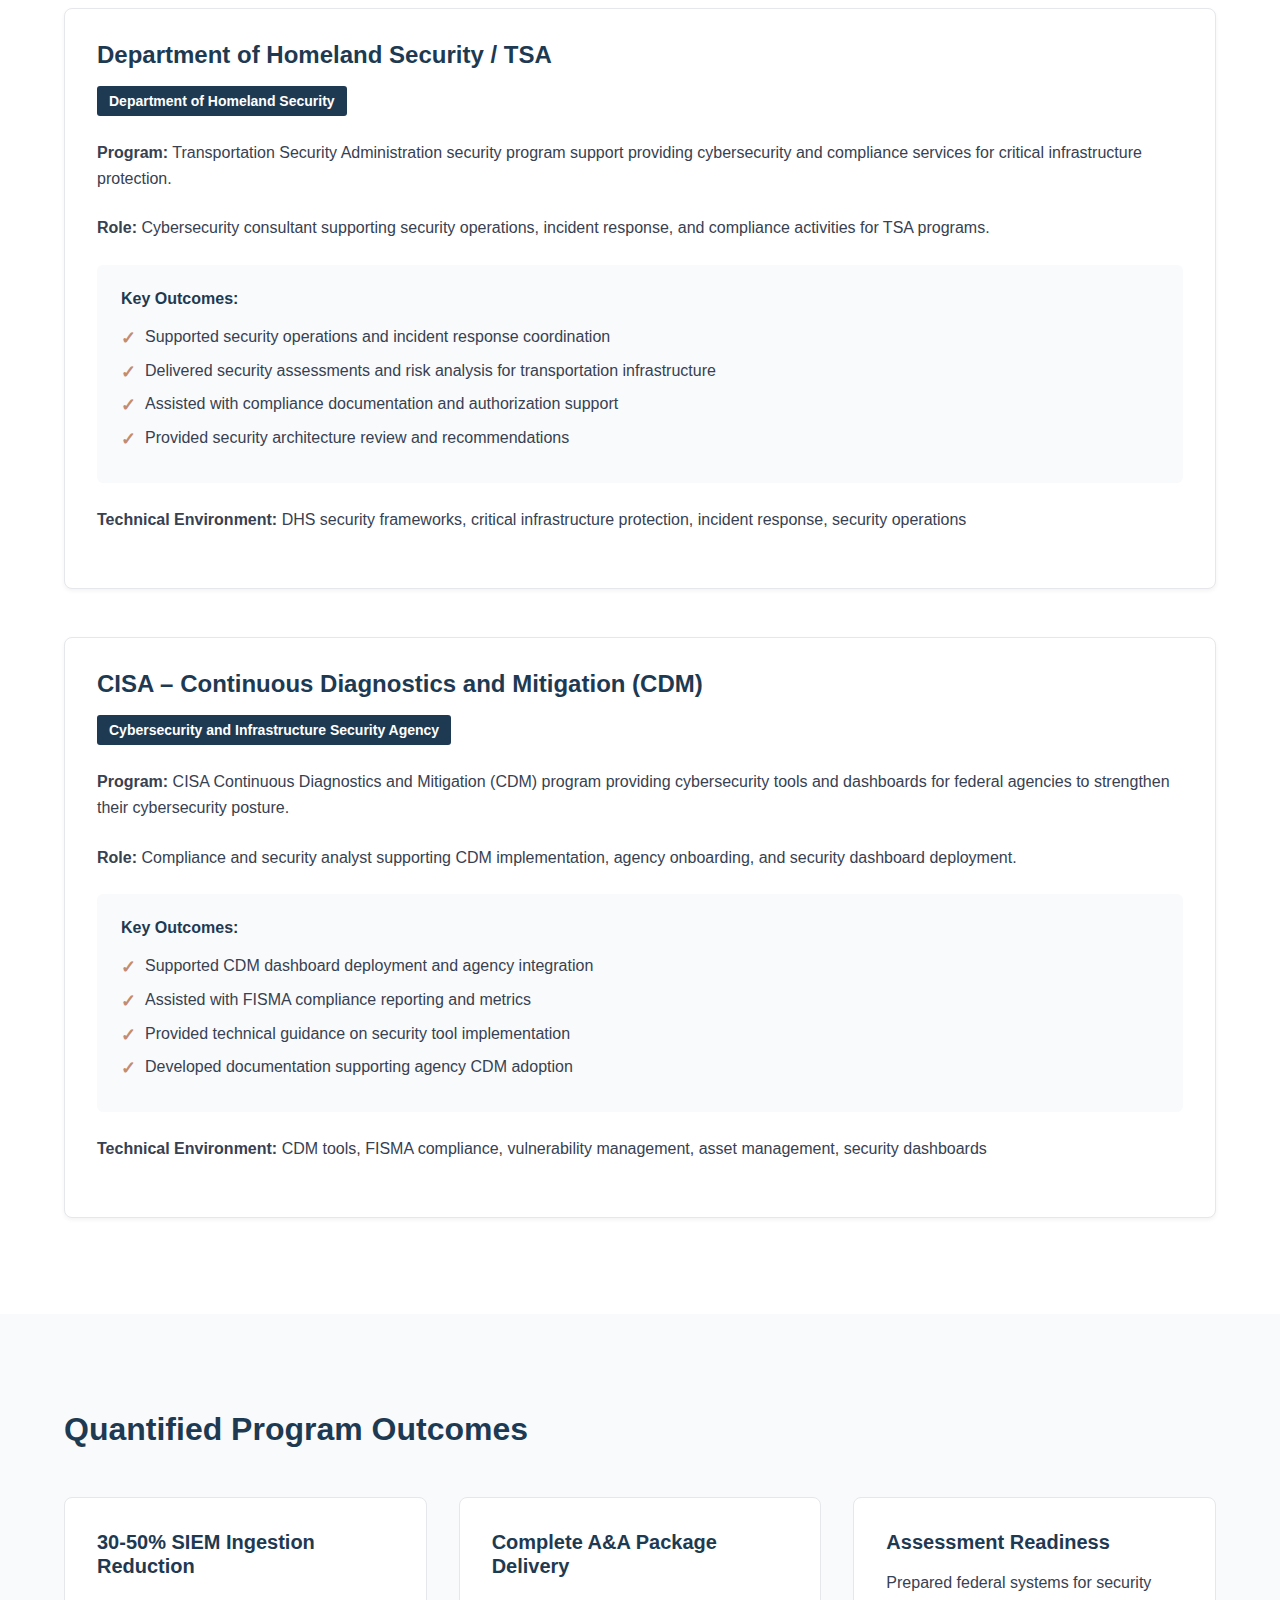
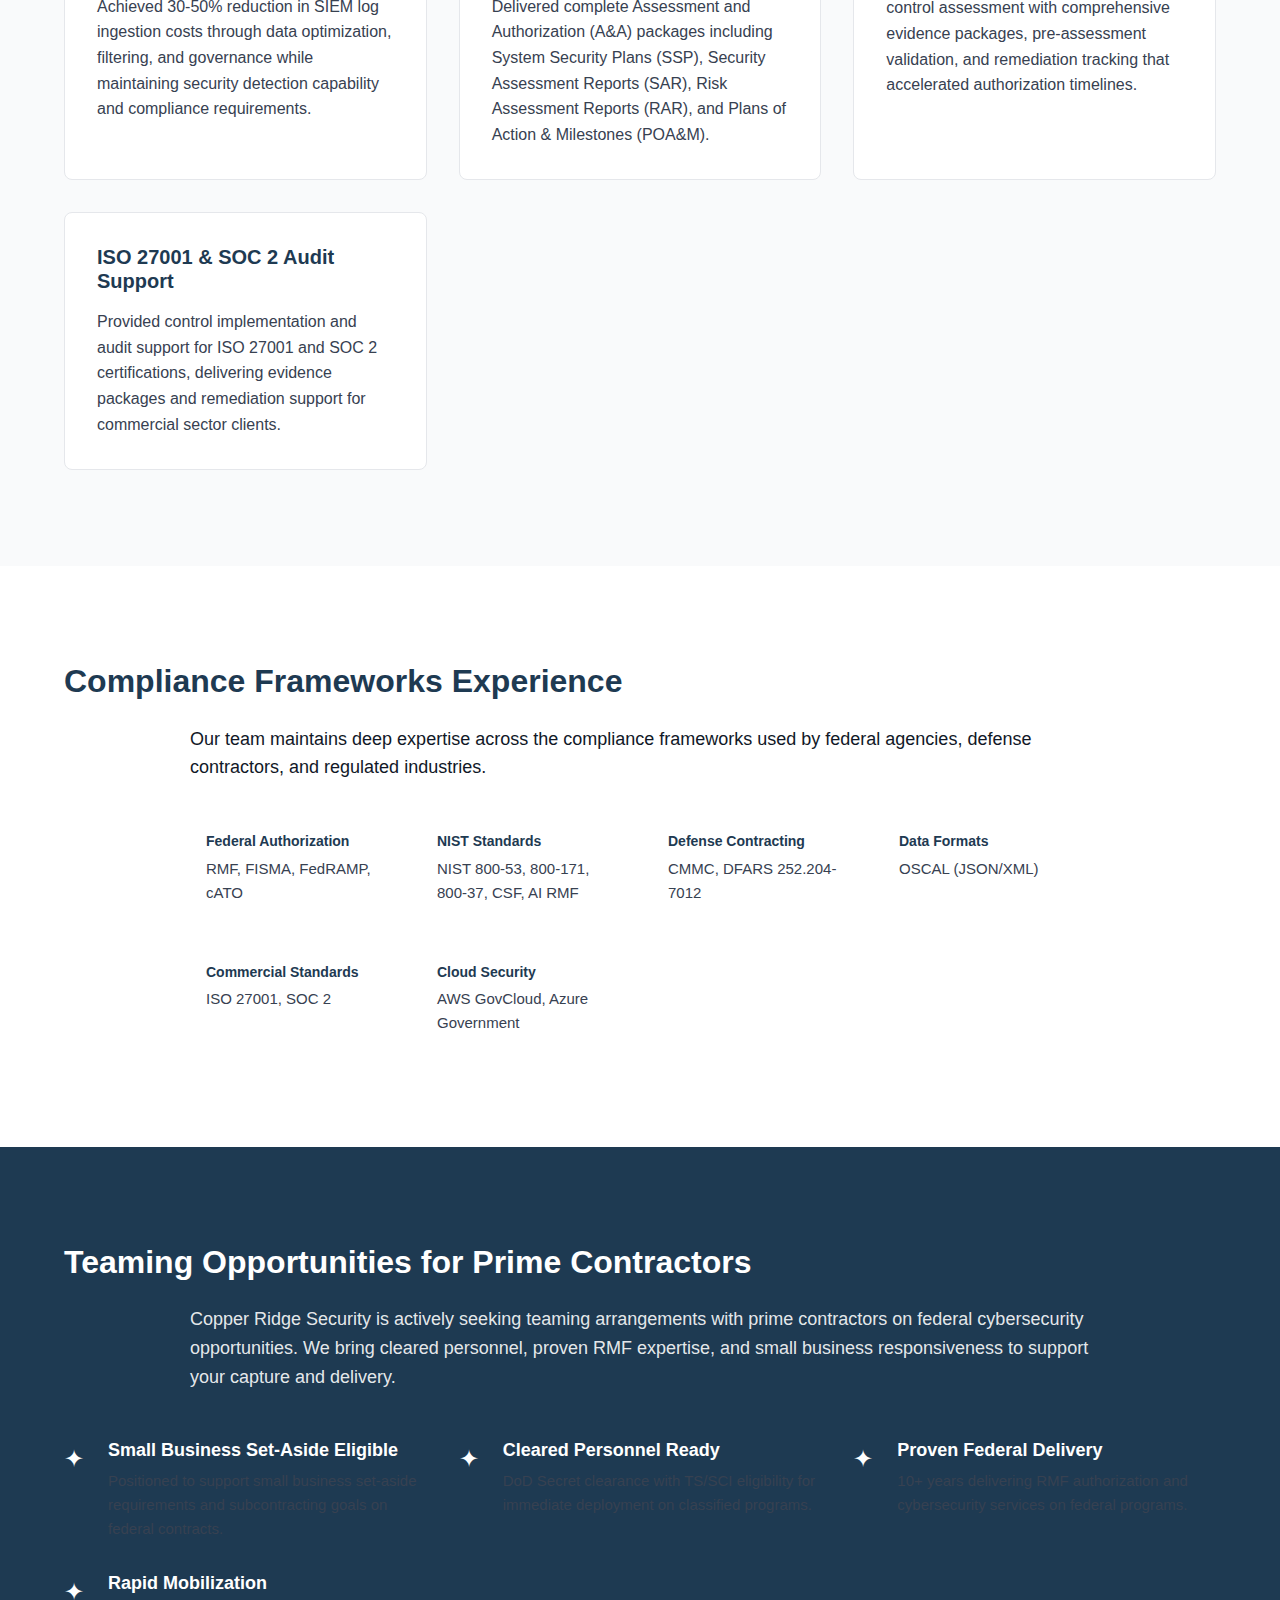
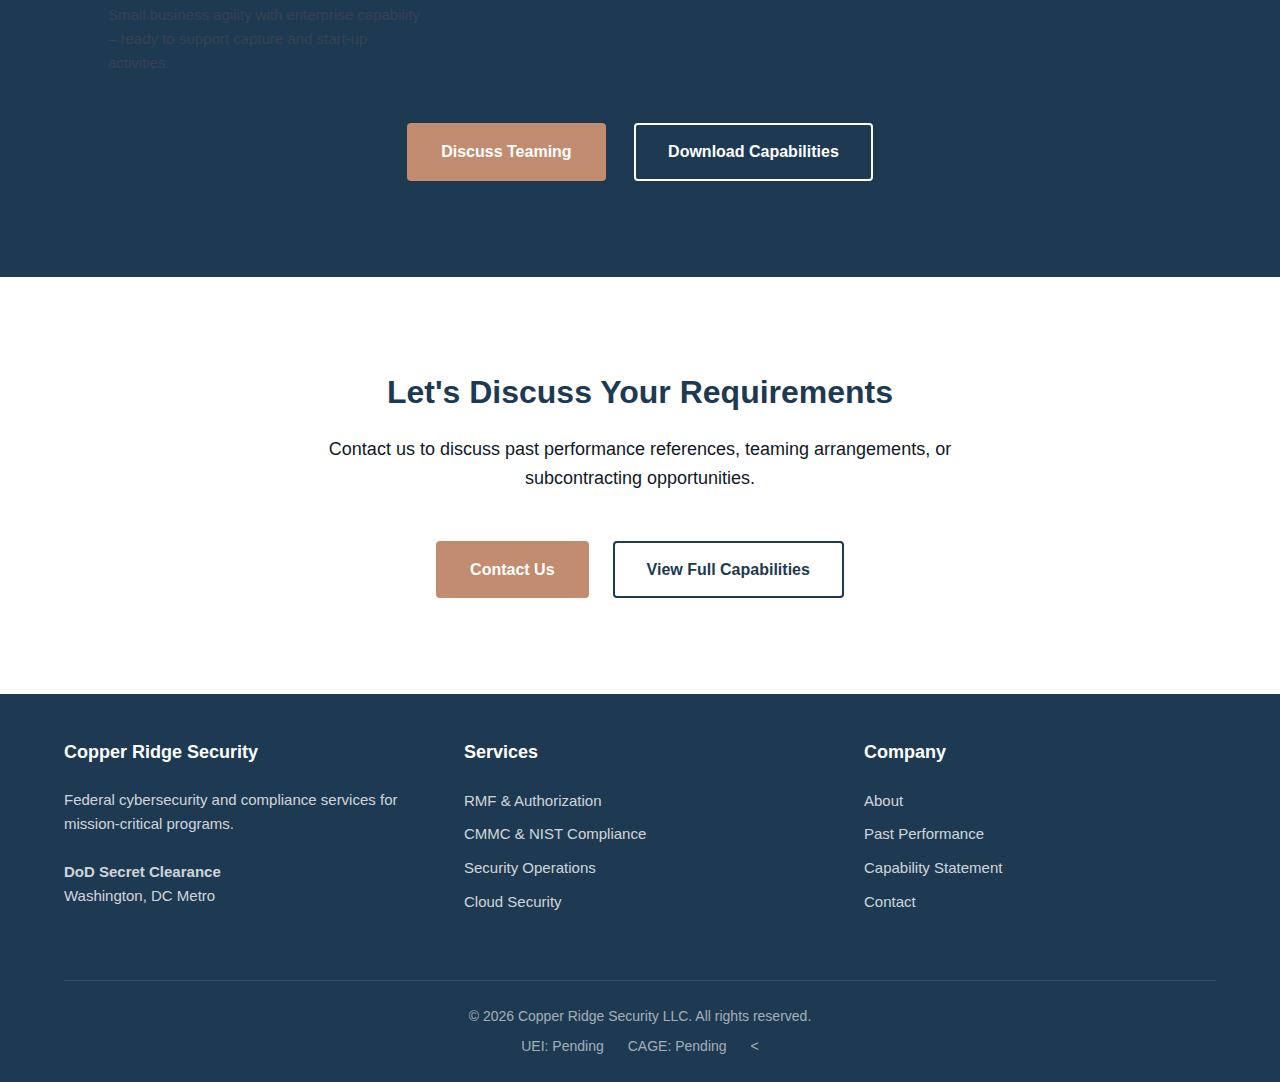
<file: past-performance/index.html>
<!DOCTYPE html>
<html lang="en">
<head>
    <meta charset="UTF-8">
    <meta name="viewport" content="width=device-width, initial-scale=1.0">
    <meta name="description" content="Copper Ridge Security past performance and federal agency experience including DoD, DHS, and CISA programs.">
    <title>Past Performance | Copper Ridge Security</title>
    <link rel="stylesheet" href="../assets/styles.css">
</head>
<body>
    <a href="#main-content" class="skip-link">Skip to main content</a>
    
    <!-- HEADER -->
    <header class="site-header">
        <div class="header-container">
            <a href="/" class="site-logo">
                <span>COPPER RIDGE SECURITY</span>
            </a>
            <button class="mobile-menu-toggle" aria-label="Toggle navigation menu">☰</button>
            <nav class="main-nav" aria-label="Main navigation">
                <ul>
                    <li><a href="/">Home</a></li>
                    <li><a href="/about/">About</a></li>
                    <li><a href="/services/">Services</a></li>
                    <li><a href="/past-performance/">Past Performance</a></li>
                    <li><a href="/contact/">Contact</a></li>
                    <li><a href="/assets/Capability-Statement.pdf" class="nav-cta" target="_blank">Capability Statement</a></li>
                </ul>
            </nav>
        </div>
    </header>

    <main id="main-content">
        <!-- PAGE HEADER -->
        <section class="hero">
            <div class="container">
                <h1>Past Performance</h1>
                <p class="hero-subtitle">
                    Federal agency support across defense, homeland security, and civilian programs.
                </p>
            </div>
        </section>

        <!-- TRANSPARENCY NOTE -->
        <section class="section">
            <div class="container">
                <div class="transparency-note">
                    <p><strong>New Small Business:</strong> Copper Ridge Security is a new small business entity. Our leadership team brings 10+ years of federal cybersecurity experience from major prime contractors including Booz Allen Hamilton, Deloitte, and Guidehouse. Detailed past performance references available upon request for teaming and subcontracting discussions.</p>
                </div>
            </div>
        </section>

        <!-- PAST PERFORMANCE ITEMS -->
        <section class="section">
            <div class="container">
                <h2>Selected Federal Agency Experience</h2>
                
                <div class="performance-grid">
                    <!-- U.S. ARMY AVCAD -->
                    <div class="performance-item">
                        <h3>U.S. Army – AVCAD Program</h3>
                        <span class="agency-label">Department of Defense</span>
                        
                        <p><strong>Program:</strong> Advanced Vehicle Chemical Agent Detector (AVCAD) – DoD chemical detection system providing standoff detection capability for military operations.</p>
                        
                        <p><strong>Role:</strong> Information and Cyber Security Manager supporting RMF authorization, security control implementation, and ISSO services for the AVCAD system.</p>
                        
                        <div class="outcomes-list">
                            <h4>Key Outcomes:</h4>
                            <ul>
                                <li>Delivered complete RMF authorization package (SSP, SAR, RAR, POA&M) for classified DoD system</li>
                                <li>Implemented NIST 800-53 security controls across system architecture</li>
                                <li>Developed comprehensive Body of Evidence documentation supporting ATO</li>
                                <li>Maintained continuous monitoring and POA&M tracking throughout system lifecycle</li>
                                <li>Coordinated with Army authorizing officials and assessment teams</li>
                            </ul>
                        </div>
                        
                        <p style="margin-top: var(--spacing-md);"><strong>Technical Environment:</strong> DoD classified system, NIST 800-53 controls, eMASS, continuous monitoring, SCAP/STIG compliance</p>
                    </div>
                    
                    <!-- DHS / TSA -->
                    <div class="performance-item">
                        <h3>Department of Homeland Security / TSA</h3>
                        <span class="agency-label">Department of Homeland Security</span>
                        
                        <p><strong>Program:</strong> Transportation Security Administration security program support providing cybersecurity and compliance services for critical infrastructure protection.</p>
                        
                        <p><strong>Role:</strong> Cybersecurity consultant supporting security operations, incident response, and compliance activities for TSA programs.</p>
                        
                        <div class="outcomes-list">
                            <h4>Key Outcomes:</h4>
                            <ul>
                                <li>Supported security operations and incident response coordination</li>
                                <li>Delivered security assessments and risk analysis for transportation infrastructure</li>
                                <li>Assisted with compliance documentation and authorization support</li>
                                <li>Provided security architecture review and recommendations</li>
                            </ul>
                        </div>
                        
                        <p style="margin-top: var(--spacing-md);"><strong>Technical Environment:</strong> DHS security frameworks, critical infrastructure protection, incident response, security operations</p>
                    </div>
                    
                    <!-- CISA CDM -->
                    <div class="performance-item">
                        <h3>CISA – Continuous Diagnostics and Mitigation (CDM)</h3>
                        <span class="agency-label">Cybersecurity and Infrastructure Security Agency</span>
                        
                        <p><strong>Program:</strong> CISA Continuous Diagnostics and Mitigation (CDM) program providing cybersecurity tools and dashboards for federal agencies to strengthen their cybersecurity posture.</p>
                        
                        <p><strong>Role:</strong> Compliance and security analyst supporting CDM implementation, agency onboarding, and security dashboard deployment.</p>
                        
                        <div class="outcomes-list">
                            <h4>Key Outcomes:</h4>
                            <ul>
                                <li>Supported CDM dashboard deployment and agency integration</li>
                                <li>Assisted with FISMA compliance reporting and metrics</li>
                                <li>Provided technical guidance on security tool implementation</li>
                                <li>Developed documentation supporting agency CDM adoption</li>
                            </ul>
                        </div>
                        
                        <p style="margin-top: var(--spacing-md);"><strong>Technical Environment:</strong> CDM tools, FISMA compliance, vulnerability management, asset management, security dashboards</p>
                    </div>
                </div>
            </div>
        </section>

        <!-- QUANTIFIED OUTCOMES -->
        <section class="section section-gray">
            <div class="container">
                <h2>Quantified Program Outcomes</h2>
                
                <div class="capability-grid">
                    <div class="capability-card">
                        <h3>30-50% SIEM Ingestion Reduction</h3>
                        <p>Achieved 30-50% reduction in SIEM log ingestion costs through data optimization, filtering, and governance while maintaining security detection capability and compliance requirements.</p>
                    </div>
                    
                    <div class="capability-card">
                        <h3>Complete A&A Package Delivery</h3>
                        <p>Delivered complete Assessment and Authorization (A&A) packages including System Security Plans (SSP), Security Assessment Reports (SAR), Risk Assessment Reports (RAR), and Plans of Action & Milestones (POA&M).</p>
                    </div>
                    
                    <div class="capability-card">
                        <h3>Assessment Readiness</h3>
                        <p>Prepared federal systems for security control assessment with comprehensive evidence packages, pre-assessment validation, and remediation tracking that accelerated authorization timelines.</p>
                    </div>
                    
                    <div class="capability-card">
                        <h3>ISO 27001 & SOC 2 Audit Support</h3>
                        <p>Provided control implementation and audit support for ISO 27001 and SOC 2 certifications, delivering evidence packages and remediation support for commercial sector clients.</p>
                    </div>
                </div>
            </div>
        </section>

        <!-- COMPLIANCE FRAMEWORKS -->
        <section class="section">
            <div class="container">
                <h2>Compliance Frameworks Experience</h2>
                
                <div style="max-width: 900px; margin: 0 auto;">
                    <p style="font-size: 1.125rem; margin-bottom: var(--spacing-lg);">
                        Our team maintains deep expertise across the compliance frameworks used by federal agencies, defense contractors, and regulated industries.
                    </p>
                    
                    <div class="info-grid">
                        <div class="info-item">
                            <div class="info-label">Federal Authorization</div>
                            <div class="info-value">RMF, FISMA, FedRAMP, cATO</div>
                        </div>
                        <div class="info-item">
                            <div class="info-label">NIST Standards</div>
                            <div class="info-value">NIST 800-53, 800-171, 800-37, CSF, AI RMF</div>
                        </div>
                        <div class="info-item">
                            <div class="info-label">Defense Contracting</div>
                            <div class="info-value">CMMC, DFARS 252.204-7012</div>
                        </div>
                        <div class="info-item">
                            <div class="info-label">Data Formats</div>
                            <div class="info-value">OSCAL (JSON/XML)</div>
                        </div>
                        <div class="info-item">
                            <div class="info-label">Commercial Standards</div>
                            <div class="info-value">ISO 27001, SOC 2</div>
                        </div>
                        <div class="info-item">
                            <div class="info-label">Cloud Security</div>
                            <div class="info-value">AWS GovCloud, Azure Government</div>
                        </div>
                    </div>
                </div>
            </div>
        </section>

        <!-- TEAMING FOR PRIMES -->
        <section class="section section-navy">
            <div class="container">
                <h2>Teaming Opportunities for Prime Contractors</h2>
                
                <p style="max-width: 900px; margin: 0 auto var(--spacing-lg) auto; font-size: 1.125rem; color: rgba(255, 255, 255, 0.9);">
                    Copper Ridge Security is actively seeking teaming arrangements with prime contractors on federal cybersecurity opportunities. We bring cleared personnel, proven RMF expertise, and small business responsiveness to support your capture and delivery.
                </p>
                
                <div class="differentiator-grid">
                    <div class="differentiator-item">
                        <span class="differentiator-icon" aria-hidden="true" style="color: var(--white);">✦</span>
                        <div style="color: rgba(255, 255, 255, 0.9);">
                            <h4 style="color: var(--white);">Small Business Set-Aside Eligible</h4>
                            <p>Positioned to support small business set-aside requirements and subcontracting goals on federal contracts.</p>
                        </div>
                    </div>
                    
                    <div class="differentiator-item">
                        <span class="differentiator-icon" aria-hidden="true" style="color: var(--white);">✦</span>
                        <div style="color: rgba(255, 255, 255, 0.9);">
                            <h4 style="color: var(--white);">Cleared Personnel Ready</h4>
                            <p>DoD Secret clearance with TS/SCI eligibility for immediate deployment on classified programs.</p>
                        </div>
                    </div>
                    
                    <div class="differentiator-item">
                        <span class="differentiator-icon" aria-hidden="true" style="color: var(--white);">✦</span>
                        <div style="color: rgba(255, 255, 255, 0.9);">
                            <h4 style="color: var(--white);">Proven Federal Delivery</h4>
                            <p>10+ years delivering RMF authorization and cybersecurity services on federal programs.</p>
                        </div>
                    </div>
                    
                    <div class="differentiator-item">
                        <span class="differentiator-icon" aria-hidden="true" style="color: var(--white);">✦</span>
                        <div style="color: rgba(255, 255, 255, 0.9);">
                            <h4 style="color: var(--white);">Rapid Mobilization</h4>
                            <p>Small business agility with enterprise capability – ready to support capture and start-up activities.</p>
                        </div>
                    </div>
                </div>
                
                <div style="text-align: center; margin-top: var(--spacing-xl);">
                    <a href="/contact/" class="btn btn-primary">Discuss Teaming</a>
                    <a href="/assets/Capability-Statement.pdf" class="btn btn-secondary" target="_blank" style="margin-left: var(--spacing-md);">Download Capabilities</a>
                </div>
            </div>
        </section>

        <!-- FINAL CTA -->
        <section class="section">
            <div class="container" style="text-align: center;">
                <h2>Let's Discuss Your Requirements</h2>
                <p style="max-width: 700px; margin: 0 auto var(--spacing-xl) auto; font-size: 1.125rem;">
                    Contact us to discuss past performance references, teaming arrangements, or subcontracting opportunities.
                </p>
                
                <div style="display: flex; justify-content: center; gap: var(--spacing-md); flex-wrap: wrap;">
                    <a href="/contact/" class="btn btn-primary">Contact Us</a>
                    <a href="/assets/Capability-Statement.pdf" class="btn btn-outline" target="_blank">View Full Capabilities</a>
                </div>
            </div>
        </section>
    </main>

    <!-- FOOTER -->
    <footer class="site-footer">
        <div class="container">
            <div class="footer-content">
                <div class="footer-section">
                    <h3>Copper Ridge Security</h3>
                    <p>Federal cybersecurity and compliance services for mission-critical programs.</p>
                    <p><strong>DoD Secret Clearance</strong><br>Washington, DC Metro</p>
                </div>
                
                <div class="footer-section">
                    <h3>Services</h3>
                    <ul class="footer-links">
                        <li><a href="/services/">RMF & Authorization</a></li>
                        <li><a href="/services/">CMMC & NIST Compliance</a></li>
                        <li><a href="/services/">Security Operations</a></li>
                        <li><a href="/services/">Cloud Security</a></li>
                    </ul>
                </div>
                
                <div class="footer-section">
                    <h3>Company</h3>
                    <ul class="footer-links">
                        <li><a href="/about/">About</a></li>
                        <li><a href="/past-performance/">Past Performance</a></li>
                        <li><a href="/assets/Capability-Statement.pdf" target="_blank">Capability Statement</a></li>
                        <li><a href="/contact/">Contact</a></li>
                    </ul>
                </div>
                
               
            </div>
            
            <div class="footer-bottom">
                <p>&copy; 2026 Copper Ridge Security LLC. All rights reserved.</p>
                <div class="footer-meta">
                    <span>UEI: Pending</span>
                    <span>CAGE: Pending</span>
                    <
</file>
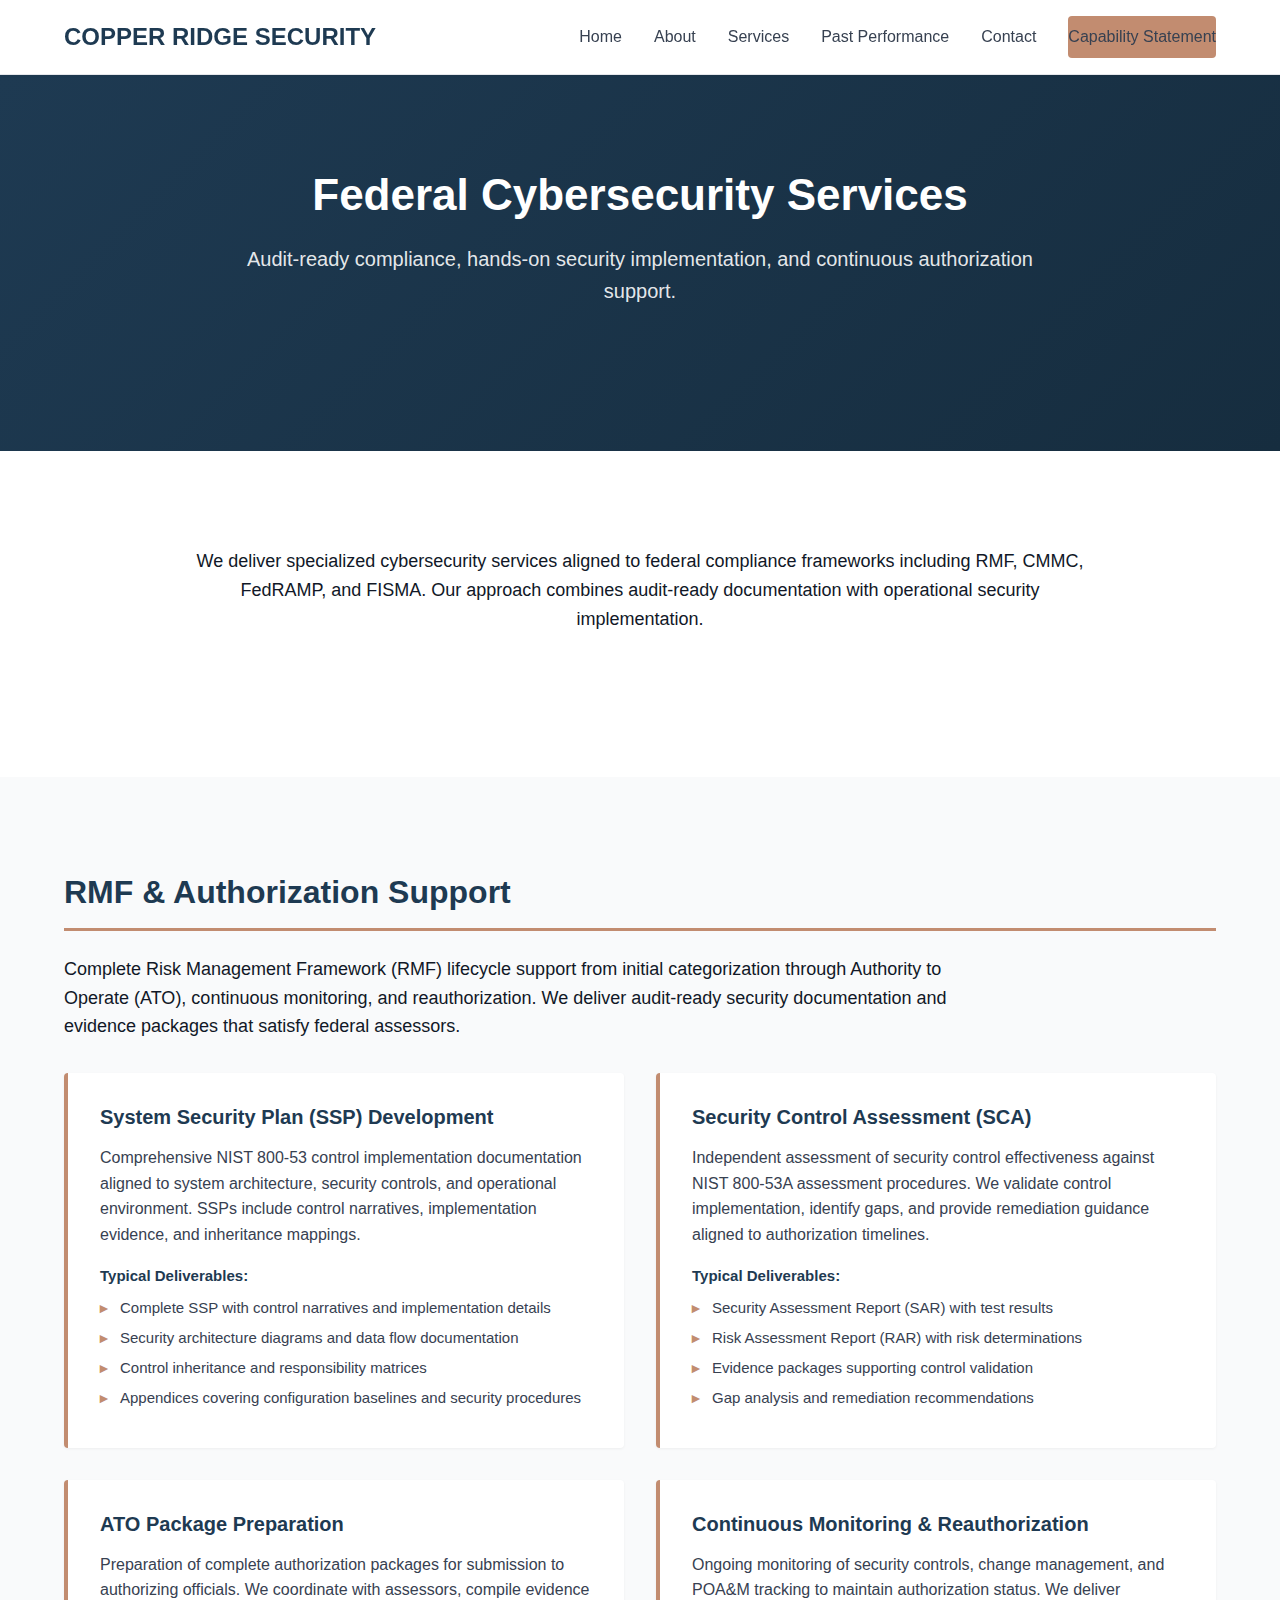
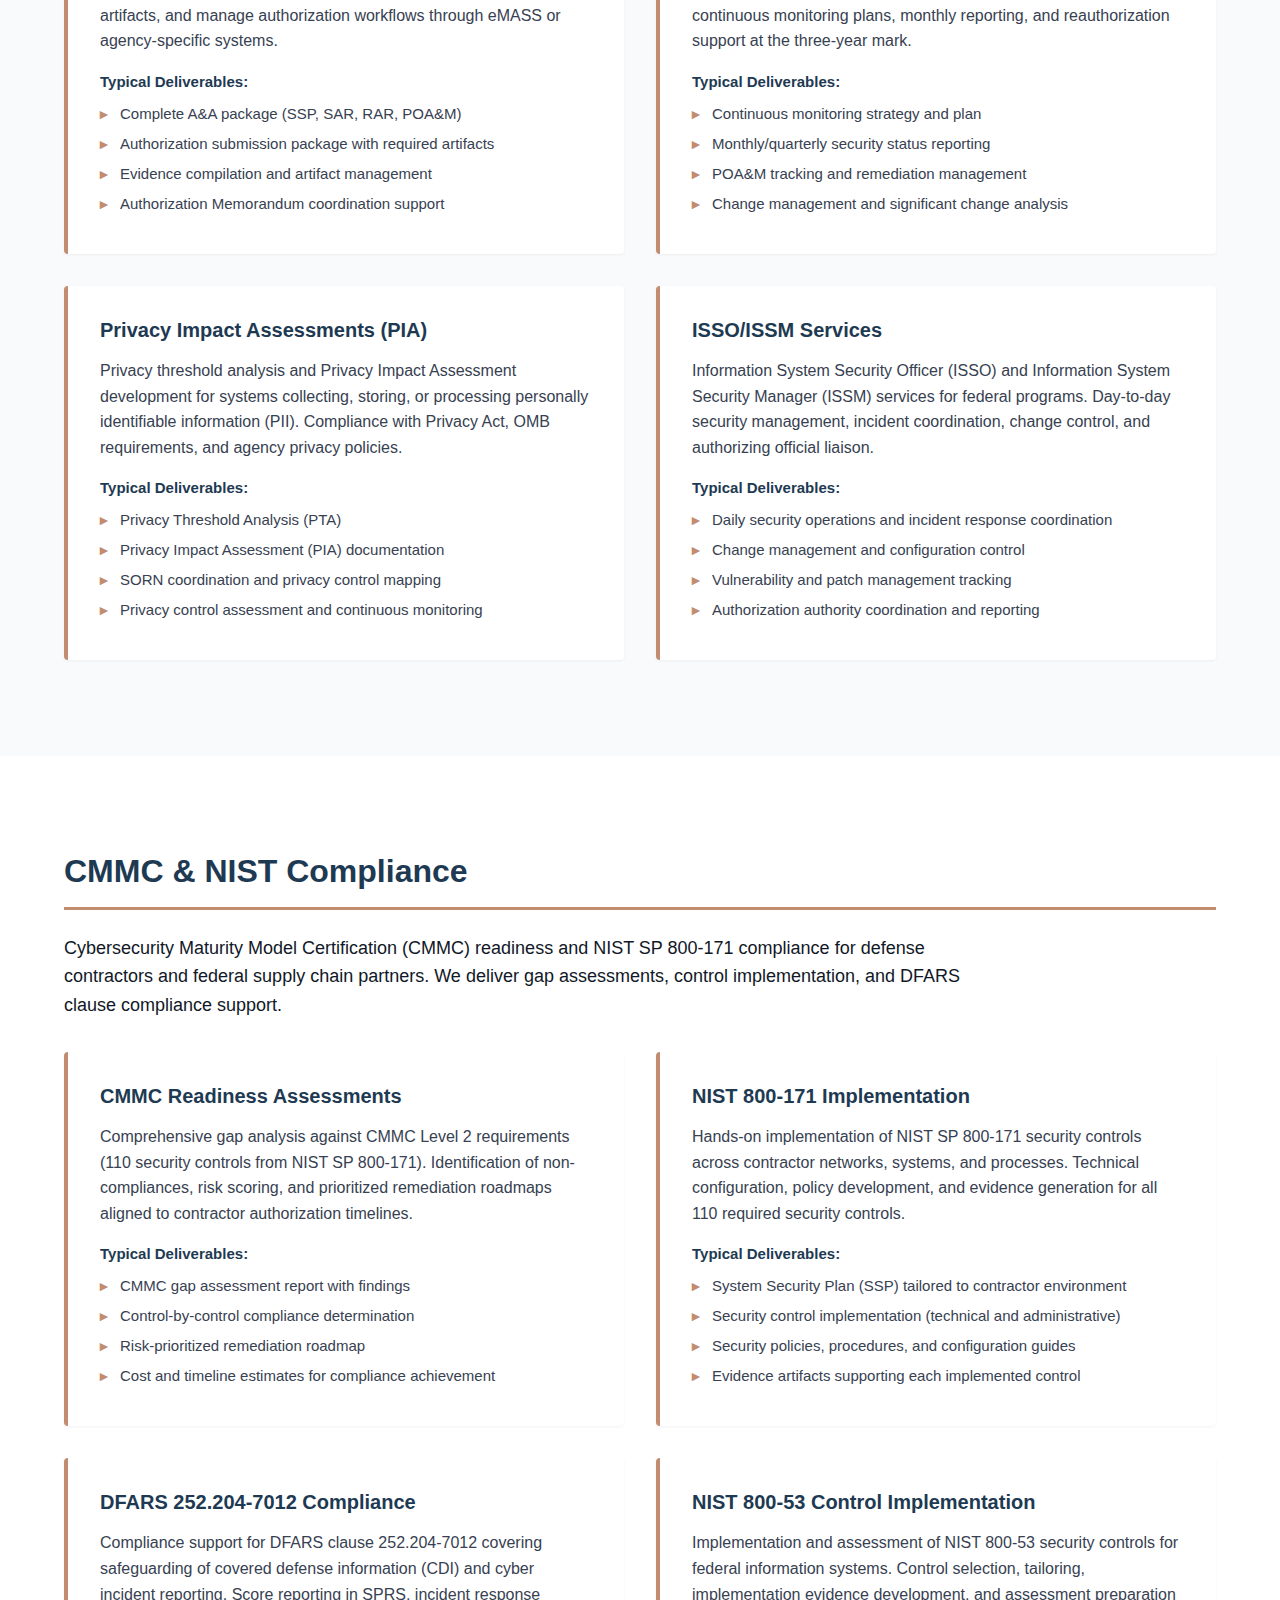
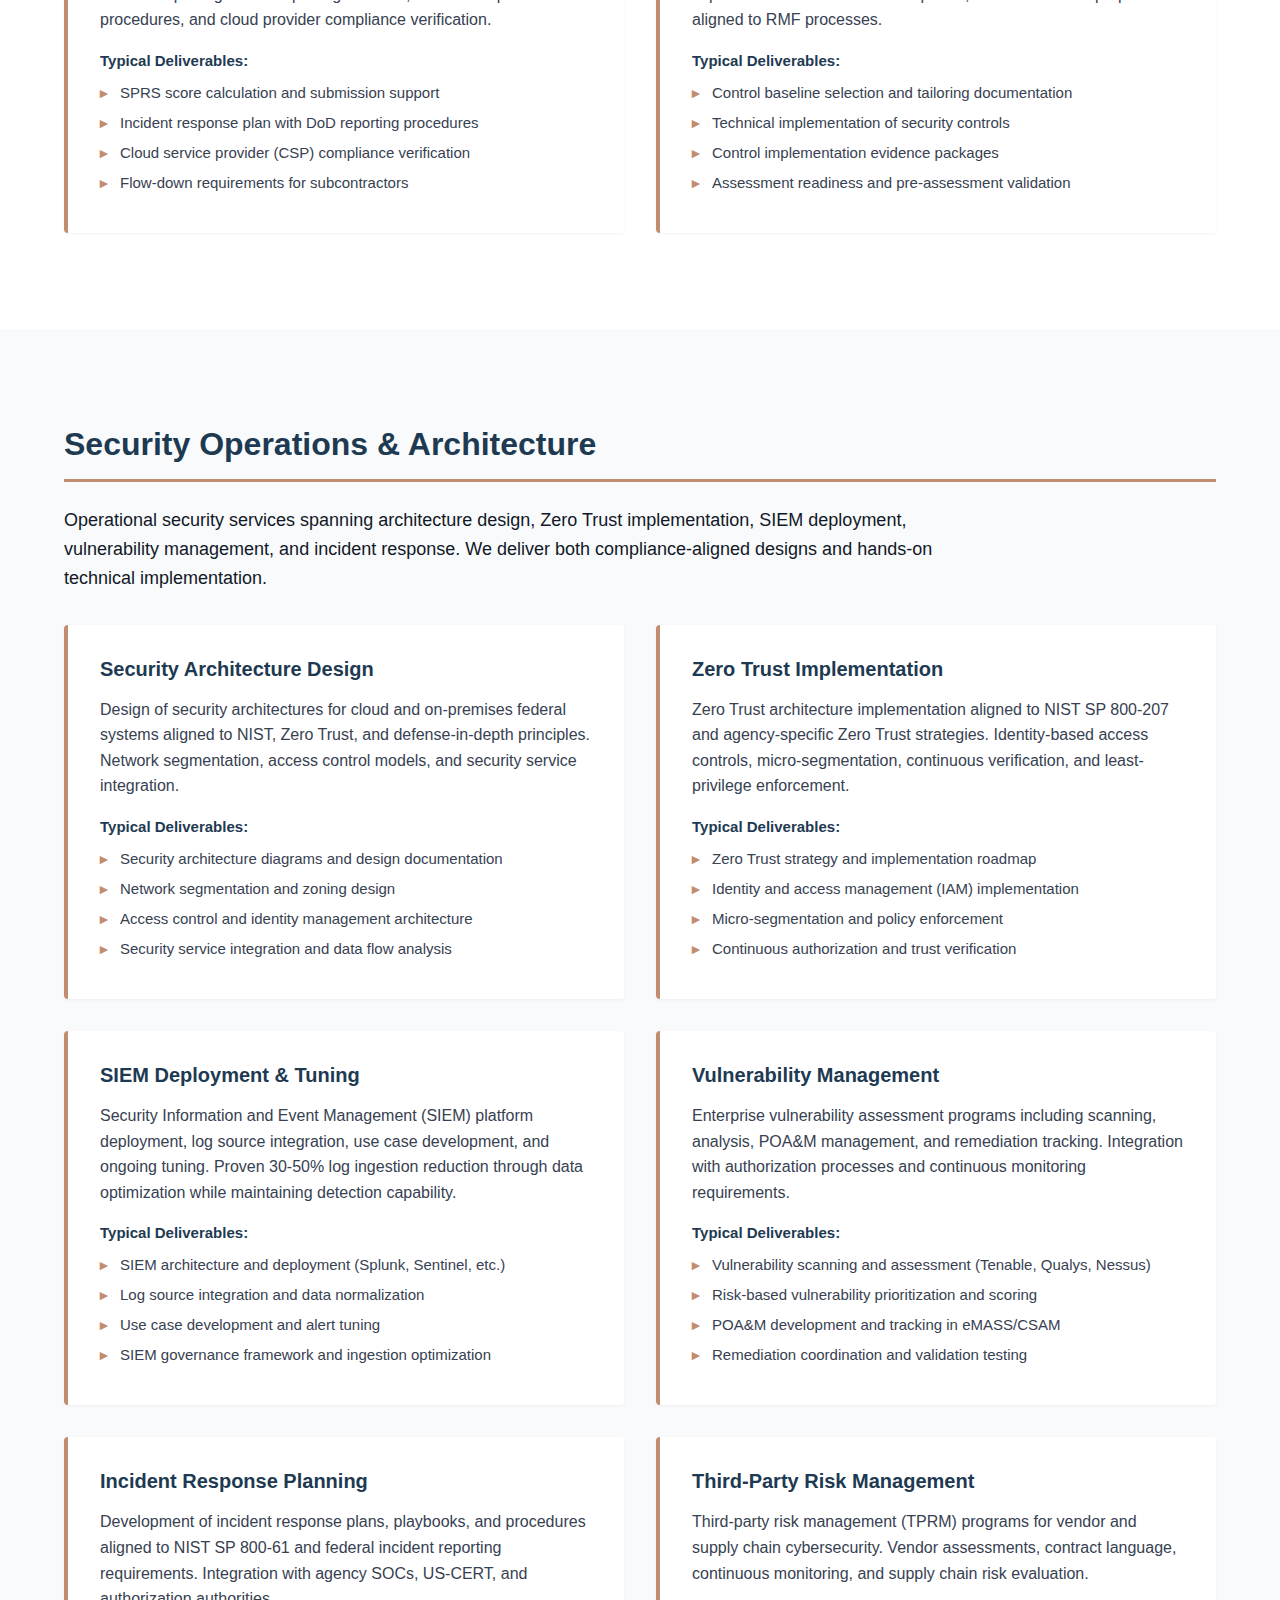
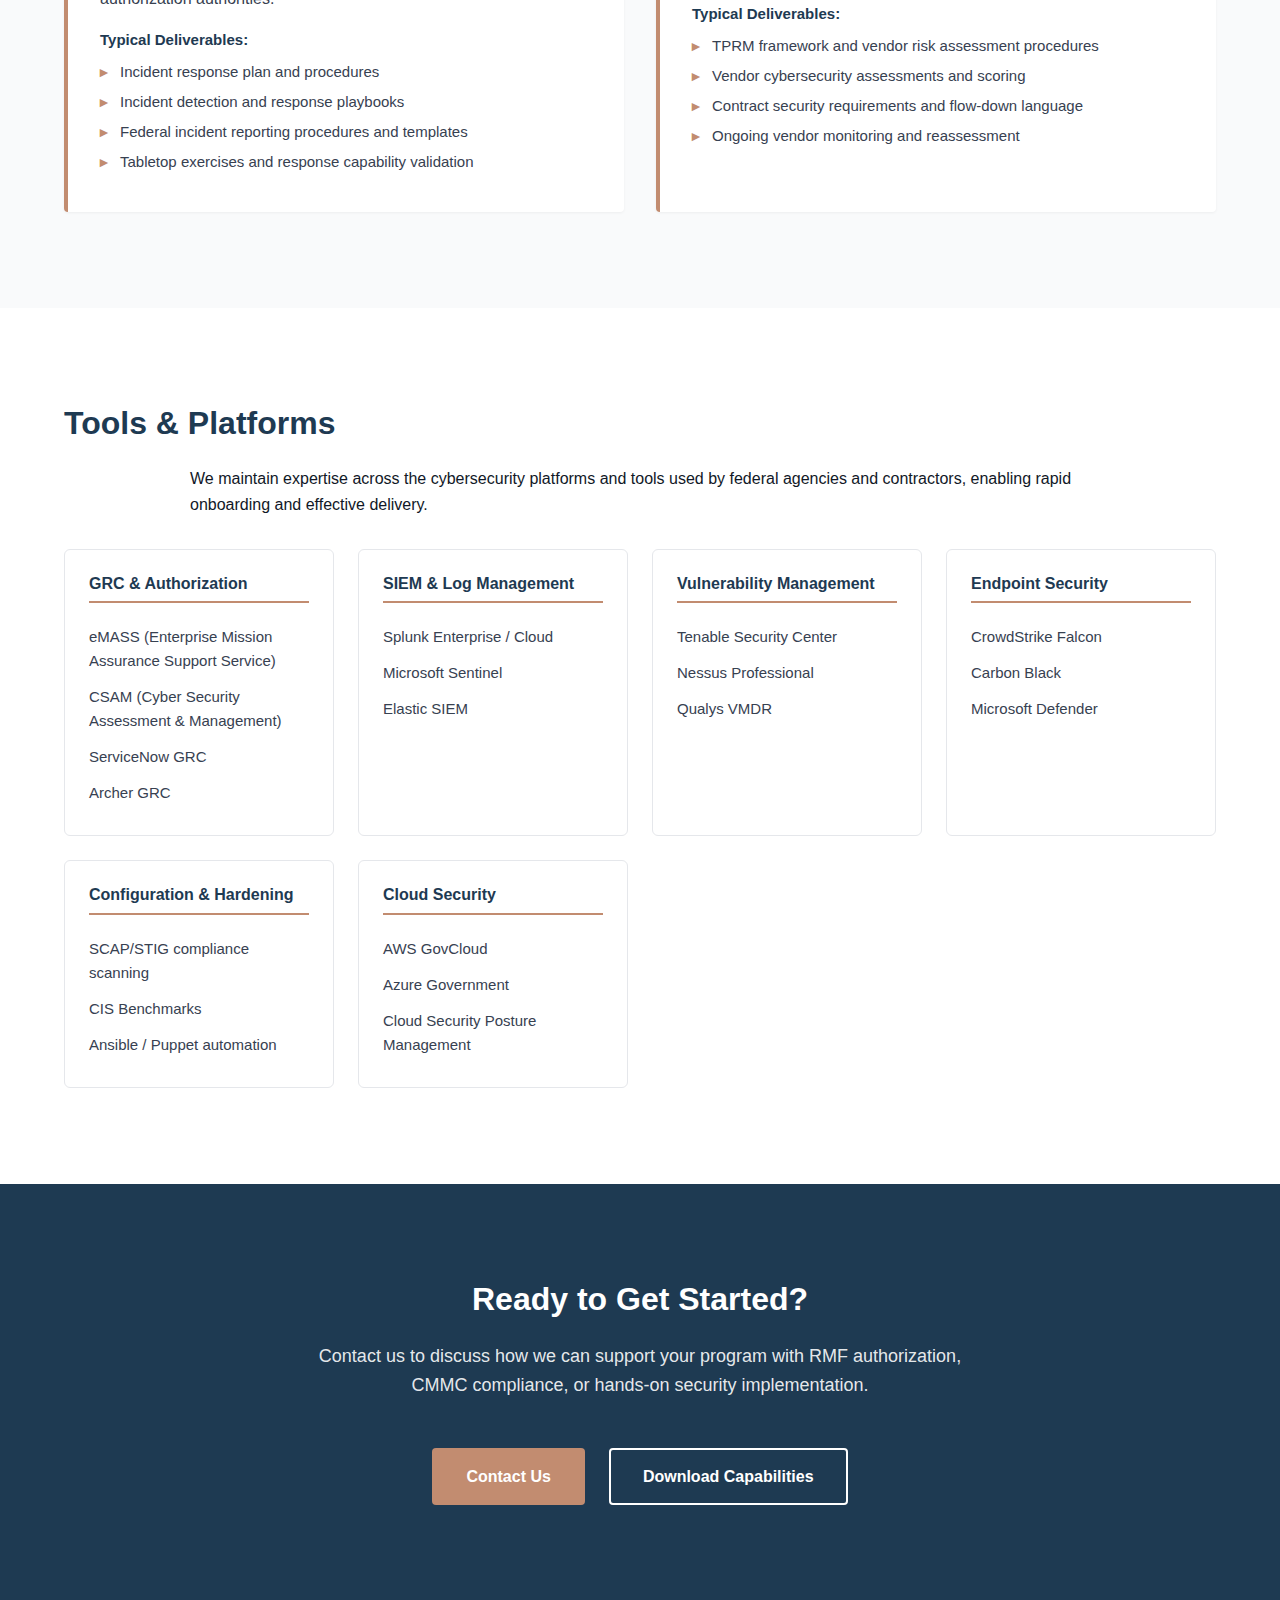
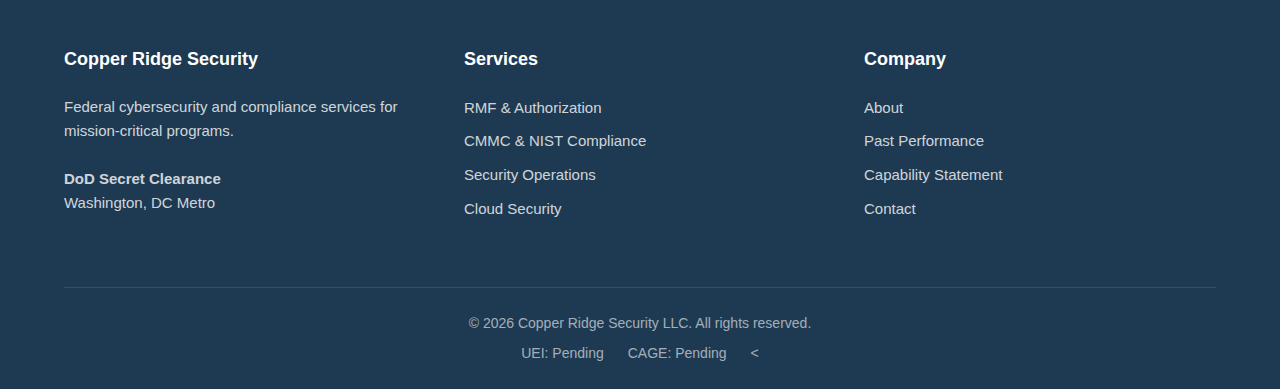
<file: services/index.html>
<!DOCTYPE html>
<html lang="en">
<head>
    <meta charset="UTF-8">
    <meta name="viewport" content="width=device-width, initial-scale=1.0">
    <meta name="description" content="Copper Ridge Security services: RMF/ATO authorization, CMMC compliance, Zero Trust, SIEM, vulnerability management, and cloud security for federal programs.">
    <title>Services | Copper Ridge Security</title>
    <link rel="stylesheet" href="../assets/styles.css">
</head>
<body>
    <a href="#main-content" class="skip-link">Skip to main content</a>
    
    <!-- HEADER -->
    <header class="site-header">
        <div class="header-container">
            <a href="/" class="site-logo">
                <span>COPPER RIDGE SECURITY</span>
            </a>
            <button class="mobile-menu-toggle" aria-label="Toggle navigation menu">☰</button>
            <nav class="main-nav" aria-label="Main navigation">
                <ul>
                    <li><a href="/">Home</a></li>
                    <li><a href="/about/">About</a></li>
                    <li><a href="/services/">Services</a></li>
                    <li><a href="/past-performance/">Past Performance</a></li>
                    <li><a href="/contact/">Contact</a></li>
                    <li><a href="/assets/Capability-Statement.pdf" class="nav-cta" target="_blank">Capability Statement</a></li>
                </ul>
            </nav>
        </div>
    </header>

    <main id="main-content">
        <!-- PAGE HEADER -->
        <section class="hero">
            <div class="container">
                <h1>Federal Cybersecurity Services</h1>
                <p class="hero-subtitle">
                    Audit-ready compliance, hands-on security implementation, and continuous authorization support.
                </p>
            </div>
        </section>

        <!-- SERVICES INTRO -->
        <section class="section">
            <div class="container">
                <p style="font-size: 1.125rem; max-width: 900px; margin: 0 auto var(--spacing-xl) auto; text-align: center;">
                    We deliver specialized cybersecurity services aligned to federal compliance frameworks including RMF, CMMC, FedRAMP, and FISMA. Our approach combines audit-ready documentation with operational security implementation.
                </p>
            </div>
        </section>

        <!-- SERVICE CATEGORY 1: RMF & AUTHORIZATION -->
        <section class="section section-gray">
            <div class="container">
                <div class="service-category">
                    <h2>RMF & Authorization Support</h2>
                    <p style="font-size: 1.125rem; max-width: 900px; margin-bottom: var(--spacing-lg);">
                        Complete Risk Management Framework (RMF) lifecycle support from initial categorization through Authority to Operate (ATO), continuous monitoring, and reauthorization. We deliver audit-ready security documentation and evidence packages that satisfy federal assessors.
                    </p>
                    
                    <div class="service-list">
                        <div class="service-item">
                            <h3>System Security Plan (SSP) Development</h3>
                            <p>Comprehensive NIST 800-53 control implementation documentation aligned to system architecture, security controls, and operational environment. SSPs include control narratives, implementation evidence, and inheritance mappings.</p>
                            <div class="deliverables">
                                <div class="deliverables-title">Typical Deliverables:</div>
                                <ul>
                                    <li>Complete SSP with control narratives and implementation details</li>
                                    <li>Security architecture diagrams and data flow documentation</li>
                                    <li>Control inheritance and responsibility matrices</li>
                                    <li>Appendices covering configuration baselines and security procedures</li>
                                </ul>
                            </div>
                        </div>
                        
                        <div class="service-item">
                            <h3>Security Control Assessment (SCA)</h3>
                            <p>Independent assessment of security control effectiveness against NIST 800-53A assessment procedures. We validate control implementation, identify gaps, and provide remediation guidance aligned to authorization timelines.</p>
                            <div class="deliverables">
                                <div class="deliverables-title">Typical Deliverables:</div>
                                <ul>
                                    <li>Security Assessment Report (SAR) with test results</li>
                                    <li>Risk Assessment Report (RAR) with risk determinations</li>
                                    <li>Evidence packages supporting control validation</li>
                                    <li>Gap analysis and remediation recommendations</li>
                                </ul>
                            </div>
                        </div>
                        
                        <div class="service-item">
                            <h3>ATO Package Preparation</h3>
                            <p>Preparation of complete authorization packages for submission to authorizing officials. We coordinate with assessors, compile evidence artifacts, and manage authorization workflows through eMASS or agency-specific systems.</p>
                            <div class="deliverables">
                                <div class="deliverables-title">Typical Deliverables:</div>
                                <ul>
                                    <li>Complete A&A package (SSP, SAR, RAR, POA&M)</li>
                                    <li>Authorization submission package with required artifacts</li>
                                    <li>Evidence compilation and artifact management</li>
                                    <li>Authorization Memorandum coordination support</li>
                                </ul>
                            </div>
                        </div>
                        
                        <div class="service-item">
                            <h3>Continuous Monitoring & Reauthorization</h3>
                            <p>Ongoing monitoring of security controls, change management, and POA&M tracking to maintain authorization status. We deliver continuous monitoring plans, monthly reporting, and reauthorization support at the three-year mark.</p>
                            <div class="deliverables">
                                <div class="deliverables-title">Typical Deliverables:</div>
                                <ul>
                                    <li>Continuous monitoring strategy and plan</li>
                                    <li>Monthly/quarterly security status reporting</li>
                                    <li>POA&M tracking and remediation management</li>
                                    <li>Change management and significant change analysis</li>
                                </ul>
                            </div>
                        </div>
                        
                        <div class="service-item">
                            <h3>Privacy Impact Assessments (PIA)</h3>
                            <p>Privacy threshold analysis and Privacy Impact Assessment development for systems collecting, storing, or processing personally identifiable information (PII). Compliance with Privacy Act, OMB requirements, and agency privacy policies.</p>
                            <div class="deliverables">
                                <div class="deliverables-title">Typical Deliverables:</div>
                                <ul>
                                    <li>Privacy Threshold Analysis (PTA)</li>
                                    <li>Privacy Impact Assessment (PIA) documentation</li>
                                    <li>SORN coordination and privacy control mapping</li>
                                    <li>Privacy control assessment and continuous monitoring</li>
                                </ul>
                            </div>
                        </div>
                        
                        <div class="service-item">
                            <h3>ISSO/ISSM Services</h3>
                            <p>Information System Security Officer (ISSO) and Information System Security Manager (ISSM) services for federal programs. Day-to-day security management, incident coordination, change control, and authorizing official liaison.</p>
                            <div class="deliverables">
                                <div class="deliverables-title">Typical Deliverables:</div>
                                <ul>
                                    <li>Daily security operations and incident response coordination</li>
                                    <li>Change management and configuration control</li>
                                    <li>Vulnerability and patch management tracking</li>
                                    <li>Authorization authority coordination and reporting</li>
                                </ul>
                            </div>
                        </div>
                    </div>
                </div>
            </div>
        </section>

        <!-- SERVICE CATEGORY 2: CMMC & NIST COMPLIANCE -->
        <section class="section">
            <div class="container">
                <div class="service-category">
                    <h2>CMMC & NIST Compliance</h2>
                    <p style="font-size: 1.125rem; max-width: 900px; margin-bottom: var(--spacing-lg);">
                        Cybersecurity Maturity Model Certification (CMMC) readiness and NIST SP 800-171 compliance for defense contractors and federal supply chain partners. We deliver gap assessments, control implementation, and DFARS clause compliance support.
                    </p>
                    
                    <div class="service-list">
                        <div class="service-item">
                            <h3>CMMC Readiness Assessments</h3>
                            <p>Comprehensive gap analysis against CMMC Level 2 requirements (110 security controls from NIST SP 800-171). Identification of non-compliances, risk scoring, and prioritized remediation roadmaps aligned to contractor authorization timelines.</p>
                            <div class="deliverables">
                                <div class="deliverables-title">Typical Deliverables:</div>
                                <ul>
                                    <li>CMMC gap assessment report with findings</li>
                                    <li>Control-by-control compliance determination</li>
                                    <li>Risk-prioritized remediation roadmap</li>
                                    <li>Cost and timeline estimates for compliance achievement</li>
                                </ul>
                            </div>
                        </div>
                        
                        <div class="service-item">
                            <h3>NIST 800-171 Implementation</h3>
                            <p>Hands-on implementation of NIST SP 800-171 security controls across contractor networks, systems, and processes. Technical configuration, policy development, and evidence generation for all 110 required security controls.</p>
                            <div class="deliverables">
                                <div class="deliverables-title">Typical Deliverables:</div>
                                <ul>
                                    <li>System Security Plan (SSP) tailored to contractor environment</li>
                                    <li>Security control implementation (technical and administrative)</li>
                                    <li>Security policies, procedures, and configuration guides</li>
                                    <li>Evidence artifacts supporting each implemented control</li>
                                </ul>
                            </div>
                        </div>
                        
                        <div class="service-item">
                            <h3>DFARS 252.204-7012 Compliance</h3>
                            <p>Compliance support for DFARS clause 252.204-7012 covering safeguarding of covered defense information (CDI) and cyber incident reporting. Score reporting in SPRS, incident response procedures, and cloud provider compliance verification.</p>
                            <div class="deliverables">
                                <div class="deliverables-title">Typical Deliverables:</div>
                                <ul>
                                    <li>SPRS score calculation and submission support</li>
                                    <li>Incident response plan with DoD reporting procedures</li>
                                    <li>Cloud service provider (CSP) compliance verification</li>
                                    <li>Flow-down requirements for subcontractors</li>
                                </ul>
                            </div>
                        </div>
                        
                        <div class="service-item">
                            <h3>NIST 800-53 Control Implementation</h3>
                            <p>Implementation and assessment of NIST 800-53 security controls for federal information systems. Control selection, tailoring, implementation evidence development, and assessment preparation aligned to RMF processes.</p>
                            <div class="deliverables">
                                <div class="deliverables-title">Typical Deliverables:</div>
                                <ul>
                                    <li>Control baseline selection and tailoring documentation</li>
                                    <li>Technical implementation of security controls</li>
                                    <li>Control implementation evidence packages</li>
                                    <li>Assessment readiness and pre-assessment validation</li>
                                </ul>
                            </div>
                        </div>
                    </div>
                </div>
            </div>
        </section>

        <!-- SERVICE CATEGORY 3: SECURITY OPERATIONS & ARCHITECTURE -->
        <section class="section section-gray">
            <div class="container">
                <div class="service-category">
                    <h2>Security Operations & Architecture</h2>
                    <p style="font-size: 1.125rem; max-width: 900px; margin-bottom: var(--spacing-lg);">
                        Operational security services spanning architecture design, Zero Trust implementation, SIEM deployment, vulnerability management, and incident response. We deliver both compliance-aligned designs and hands-on technical implementation.
                    </p>
                    
                    <div class="service-list">
                        <div class="service-item">
                            <h3>Security Architecture Design</h3>
                            <p>Design of security architectures for cloud and on-premises federal systems aligned to NIST, Zero Trust, and defense-in-depth principles. Network segmentation, access control models, and security service integration.</p>
                            <div class="deliverables">
                                <div class="deliverables-title">Typical Deliverables:</div>
                                <ul>
                                    <li>Security architecture diagrams and design documentation</li>
                                    <li>Network segmentation and zoning design</li>
                                    <li>Access control and identity management architecture</li>
                                    <li>Security service integration and data flow analysis</li>
                                </ul>
                            </div>
                        </div>
                        
                        <div class="service-item">
                            <h3>Zero Trust Implementation</h3>
                            <p>Zero Trust architecture implementation aligned to NIST SP 800-207 and agency-specific Zero Trust strategies. Identity-based access controls, micro-segmentation, continuous verification, and least-privilege enforcement.</p>
                            <div class="deliverables">
                                <div class="deliverables-title">Typical Deliverables:</div>
                                <ul>
                                    <li>Zero Trust strategy and implementation roadmap</li>
                                    <li>Identity and access management (IAM) implementation</li>
                                    <li>Micro-segmentation and policy enforcement</li>
                                    <li>Continuous authorization and trust verification</li>
                                </ul>
                            </div>
                        </div>
                        
                        <div class="service-item">
                            <h3>SIEM Deployment & Tuning</h3>
                            <p>Security Information and Event Management (SIEM) platform deployment, log source integration, use case development, and ongoing tuning. Proven 30-50% log ingestion reduction through data optimization while maintaining detection capability.</p>
                            <div class="deliverables">
                                <div class="deliverables-title">Typical Deliverables:</div>
                                <ul>
                                    <li>SIEM architecture and deployment (Splunk, Sentinel, etc.)</li>
                                    <li>Log source integration and data normalization</li>
                                    <li>Use case development and alert tuning</li>
                                    <li>SIEM governance framework and ingestion optimization</li>
                                </ul>
                            </div>
                        </div>
                        
                        <div class="service-item">
                            <h3>Vulnerability Management</h3>
                            <p>Enterprise vulnerability assessment programs including scanning, analysis, POA&M management, and remediation tracking. Integration with authorization processes and continuous monitoring requirements.</p>
                            <div class="deliverables">
                                <div class="deliverables-title">Typical Deliverables:</div>
                                <ul>
                                    <li>Vulnerability scanning and assessment (Tenable, Qualys, Nessus)</li>
                                    <li>Risk-based vulnerability prioritization and scoring</li>
                                    <li>POA&M development and tracking in eMASS/CSAM</li>
                                    <li>Remediation coordination and validation testing</li>
                                </ul>
                            </div>
                        </div>
                        
                        <div class="service-item">
                            <h3>Incident Response Planning</h3>
                            <p>Development of incident response plans, playbooks, and procedures aligned to NIST SP 800-61 and federal incident reporting requirements. Integration with agency SOCs, US-CERT, and authorization authorities.</p>
                            <div class="deliverables">
                                <div class="deliverables-title">Typical Deliverables:</div>
                                <ul>
                                    <li>Incident response plan and procedures</li>
                                    <li>Incident detection and response playbooks</li>
                                    <li>Federal incident reporting procedures and templates</li>
                                    <li>Tabletop exercises and response capability validation</li>
                                </ul>
                            </div>
                        </div>
                        
                        <div class="service-item">
                            <h3>Third-Party Risk Management</h3>
                            <p>Third-party risk management (TPRM) programs for vendor and supply chain cybersecurity. Vendor assessments, contract language, continuous monitoring, and supply chain risk evaluation.</p>
                            <div class="deliverables">
                                <div class="deliverables-title">Typical Deliverables:</div>
                                <ul>
                                    <li>TPRM framework and vendor risk assessment procedures</li>
                                    <li>Vendor cybersecurity assessments and scoring</li>
                                    <li>Contract security requirements and flow-down language</li>
                                    <li>Ongoing vendor monitoring and reassessment</li>
                                </ul>
                            </div>
                        </div>
                    </div>
                </div>
            </div>
        </section>

        <!-- TOOLS & PLATFORMS -->
        <section class="section">
            <div class="container">
                <h2>Tools & Platforms</h2>
                <p style="max-width: 900px; margin: 0 auto var(--spacing-lg) auto;">
                    We maintain expertise across the cybersecurity platforms and tools used by federal agencies and contractors, enabling rapid onboarding and effective delivery.
                </p>
                
                <div class="tools-grid">
                    <div class="tool-category">
                        <h4>GRC & Authorization</h4>
                        <ul>
                            <li>eMASS (Enterprise Mission Assurance Support Service)</li>
                            <li>CSAM (Cyber Security Assessment & Management)</li>
                            <li>ServiceNow GRC</li>
                            <li>Archer GRC</li>
                        </ul>
                    </div>
                    
                    <div class="tool-category">
                        <h4>SIEM & Log Management</h4>
                        <ul>
                            <li>Splunk Enterprise / Cloud</li>
                            <li>Microsoft Sentinel</li>
                            <li>Elastic SIEM</li>
                        </ul>
                    </div>
                    
                    <div class="tool-category">
                        <h4>Vulnerability Management</h4>
                        <ul>
                            <li>Tenable Security Center</li>
                            <li>Nessus Professional</li>
                            <li>Qualys VMDR</li>
                        </ul>
                    </div>
                    
                    <div class="tool-category">
                        <h4>Endpoint Security</h4>
                        <ul>
                            <li>CrowdStrike Falcon</li>
                            <li>Carbon Black</li>
                            <li>Microsoft Defender</li>
                        </ul>
                    </div>
                    
                    <div class="tool-category">
                        <h4>Configuration & Hardening</h4>
                        <ul>
                            <li>SCAP/STIG compliance scanning</li>
                            <li>CIS Benchmarks</li>
                            <li>Ansible / Puppet automation</li>
                        </ul>
                    </div>
                    
                    <div class="tool-category">
                        <h4>Cloud Security</h4>
                        <ul>
                            <li>AWS GovCloud</li>
                            <li>Azure Government</li>
                            <li>Cloud Security Posture Management</li>
                        </ul>
                    </div>
                </div>
            </div>
        </section>

        <!-- FINAL CTA -->
        <section class="section section-navy">
            <div class="container" style="text-align: center;">
                <h2>Ready to Get Started?</h2>
                <p style="max-width: 700px; margin: 0 auto var(--spacing-xl) auto; font-size: 1.125rem; color: rgba(255, 255, 255, 0.9);">
                    Contact us to discuss how we can support your program with RMF authorization, CMMC compliance, or hands-on security implementation.
                </p>
                
                <div style="display: flex; justify-content: center; gap: var(--spacing-md); flex-wrap: wrap;">
                    <a href="/contact/" class="btn btn-primary">Contact Us</a>
                    <a href="/assets/Capability-Statement.pdf" class="btn btn-secondary" target="_blank">Download Capabilities</a>
                </div>
            </div>
        </section>
    </main>

    <!-- FOOTER -->
    <footer class="site-footer">
        <div class="container">
            <div class="footer-content">
                <div class="footer-section">
                    <h3>Copper Ridge Security</h3>
                    <p>Federal cybersecurity and compliance services for mission-critical programs.</p>
                    <p><strong>DoD Secret Clearance</strong><br>Washington, DC Metro</p>
                </div>
                
                <div class="footer-section">
                    <h3>Services</h3>
                    <ul class="footer-links">
                        <li><a href="/services/">RMF & Authorization</a></li>
                        <li><a href="/services/">CMMC & NIST Compliance</a></li>
                        <li><a href="/services/">Security Operations</a></li>
                        <li><a href="/services/">Cloud Security</a></li>
                    </ul>
                </div>
                
                <div class="footer-section">
                    <h3>Company</h3>
                    <ul class="footer-links">
                        <li><a href="/about/">About</a></li>
                        <li><a href="/past-performance/">Past Performance</a></li>
                        <li><a href="/assets/Capability-Statement.pdf" target="_blank">Capability Statement</a></li>
                        <li><a href="/contact/">Contact</a></li>
                    </ul>
                </div>
                
                
            </div>
            
            <div class="footer-bottom">
                <p>&copy; 2026 Copper Ridge Security LLC. All rights reserved.</p>
                <div class="footer-meta">
                    <span>UEI: Pending</span>
                    <span>CAGE: Pending</span>
                    <
</file>
<file: assets/styles.css>
/* ===================================
   Copper Ridge Security Website Styles
   Federal Contractor Professional Design
   =================================== */

/* ===== CSS RESET & BASE ===== */
* {
    margin: 0;
    padding: 0;
    box-sizing: border-box;
}

:root {
    /* Brand Colors */
    --navy-primary: #1E3A52;
    --copper-accent: #C28C70;
    --navy-dark: #162d3f;
    --navy-light: #2a4d68;
    
    /* Neutral Colors */
    --white: #ffffff;
    --gray-50: #f9fafb;
    --gray-100: #f3f4f6;
    --gray-200: #e5e7eb;
    --gray-300: #d1d5db;
    --gray-600: #4b5563;
    --gray-700: #374151;
    --gray-900: #111827;
    
    /* Typography */
    --font-sans: -apple-system, BlinkMacSystemFont, "Segoe UI", Roboto, "Helvetica Neue", Arial, sans-serif;
    --font-mono: "Courier New", monospace;
    
    /* Spacing */
    --spacing-xs: 0.5rem;
    --spacing-sm: 1rem;
    --spacing-md: 1.5rem;
    --spacing-lg: 2rem;
    --spacing-xl: 3rem;
    --spacing-2xl: 4rem;
    --spacing-3xl: 6rem;
    
    /* Container */
    --container-max: 1200px;
    --container-padding: 1.5rem;
}

html {
    scroll-behavior: smooth;
}

body {
    font-family: var(--font-sans);
    font-size: 16px;
    line-height: 1.6;
    color: var(--gray-900);
    background-color: var(--white);
}

/* ===== TYPOGRAPHY ===== */
h1, h2, h3, h4, h5, h6 {
    font-weight: 600;
    line-height: 1.2;
    color: var(--navy-primary);
    margin-bottom: var(--spacing-md);
}

h1 {
    font-size: 2.5rem;
    font-weight: 700;
}

h2 {
    font-size: 2rem;
    font-weight: 700;
}

h3 {
    font-size: 1.5rem;
}

h4 {
    font-size: 1.25rem;
}

p {
    margin-bottom: var(--spacing-md);
}

a {
    color: var(--navy-primary);
    text-decoration: none;
    transition: color 0.2s ease;
}

a:hover {
    color: var(--copper-accent);
}

a:focus {
    outline: 2px solid var(--copper-accent);
    outline-offset: 2px;
}

/* ===== LAYOUT COMPONENTS ===== */
.container {
    max-width: var(--container-max);
    margin: 0 auto;
    padding: 0 var(--container-padding);
}

.section {
    padding: var(--spacing-3xl) 0;
}

.section-gray {
    background-color: var(--gray-50);
}

.section-navy {
    background-color: var(--navy-primary);
    color: var(--white);
}

.section-navy h2,
.section-navy h3,
.section-navy h4 {
    color: var(--white);
}

/* ===== HEADER & NAVIGATION ===== */
.site-header {
    background-color: var(--white);
    border-bottom: 1px solid var(--gray-200);
    position: sticky;
    top: 0;
    z-index: 100;
    box-shadow: 0 1px 3px rgba(0, 0, 0, 0.05);
}

.header-container {
    display: flex;
    justify-content: space-between;
    align-items: center;
    padding: var(--spacing-sm) var(--container-padding);
    max-width: var(--container-max);
    margin: 0 auto;
}

.site-logo {
    font-size: 1.5rem;
    font-weight: 700;
    color: var(--navy-primary);
    display: flex;
    align-items: center;
    gap: 0.5rem;
}

.site-logo:hover {
    color: var(--navy-primary);
}

.main-nav ul {
    display: flex;
    list-style: none;
    gap: var(--spacing-lg);
    align-items: center;
}

.main-nav a {
    font-weight: 500;
    color: var(--gray-700);
    padding: 0.5rem 0;
    display: block;
    transition: color 0.2s ease;
}

.main-nav a:hover {
    color: var(--copper-accent);
}

.nav-cta {
    background-color: var(--copper-accent);
    color: var(--white);
    padding: 0.625rem 1.25rem;
    border-radius: 4px;
    font-weight: 600;
}

.nav-cta:hover {
    background-color: #b37b5e;
    color: var(--white);
}

/* Mobile Menu Toggle */
.mobile-menu-toggle {
    display: none;
    background: none;
    border: none;
    font-size: 1.5rem;
    cursor: pointer;
    color: var(--navy-primary);
}

/* ===== HERO SECTION ===== */
.hero {
    background: linear-gradient(135deg, var(--navy-primary) 0%, var(--navy-dark) 100%);
    color: var(--white);
    padding: var(--spacing-3xl) 0;
    text-align: center;
}

.hero h1 {
    color: var(--white);
    font-size: 2.75rem;
    margin-bottom: var(--spacing-md);
    line-height: 1.1;
}

.hero-subtitle {
    font-size: 1.25rem;
    color: rgba(255, 255, 255, 0.9);
    margin-bottom: var(--spacing-xl);
    max-width: 800px;
    margin-left: auto;
    margin-right: auto;
}

.hero-badges {
    display: flex;
    justify-content: center;
    gap: var(--spacing-md);
    flex-wrap: wrap;
    margin-bottom: var(--spacing-xl);
}

.badge {
    background-color: rgba(255, 255, 255, 0.1);
    border: 1px solid rgba(255, 255, 255, 0.2);
    padding: 0.5rem 1rem;
    border-radius: 4px;
    font-size: 0.875rem;
    font-weight: 600;
}

.hero-cta {
    display: flex;
    justify-content: center;
    gap: var(--spacing-md);
    flex-wrap: wrap;
}

/* ===== BUTTONS ===== */
.btn {
    display: inline-block;
    padding: 0.875rem 2rem;
    font-size: 1rem;
    font-weight: 600;
    text-align: center;
    border-radius: 4px;
    cursor: pointer;
    transition: all 0.2s ease;
    border: 2px solid transparent;
    text-decoration: none;
}

.btn-primary {
    background-color: var(--copper-accent);
    color: var(--white);
}

.btn-primary:hover {
    background-color: #b37b5e;
    color: var(--white);
    transform: translateY(-1px);
    box-shadow: 0 4px 12px rgba(194, 140, 112, 0.3);
}

.btn-secondary {
    background-color: transparent;
    color: var(--white);
    border: 2px solid var(--white);
}

.btn-secondary:hover {
    background-color: var(--white);
    color: var(--navy-primary);
}

.btn-outline {
    background-color: transparent;
    color: var(--navy-primary);
    border: 2px solid var(--navy-primary);
}

.btn-outline:hover {
    background-color: var(--navy-primary);
    color: var(--white);
}

/* ===== CAPABILITY CARDS ===== */
.capability-grid {
    display: grid;
    grid-template-columns: repeat(auto-fit, minmax(300px, 1fr));
    gap: var(--spacing-lg);
    margin-top: var(--spacing-xl);
}

.capability-card {
    background-color: var(--white);
    padding: var(--spacing-lg);
    border-radius: 8px;
    border: 1px solid var(--gray-200);
    transition: all 0.2s ease;
}

.capability-card:hover {
    border-color: var(--copper-accent);
    box-shadow: 0 4px 12px rgba(0, 0, 0, 0.08);
    transform: translateY(-2px);
}

.capability-card h3 {
    color: var(--navy-primary);
    font-size: 1.25rem;
    margin-bottom: var(--spacing-sm);
    display: flex;
    align-items: center;
    gap: 0.5rem;
}

.capability-icon {
    color: var(--copper-accent);
    font-size: 1.5rem;
}

.capability-card p {
    color: var(--gray-700);
    margin-bottom: 0;
}

/* ===== DIFFERENTIATORS SECTION ===== */
.differentiator-grid {
    display: grid;
    grid-template-columns: repeat(auto-fit, minmax(280px, 1fr));
    gap: var(--spacing-lg);
    margin-top: var(--spacing-xl);
}

.differentiator-item {
    display: flex;
    gap: var(--spacing-md);
    align-items: start;
}

.differentiator-icon {
    color: var(--copper-accent);
    font-size: 1.5rem;
    flex-shrink: 0;
}

.differentiator-item h4 {
    font-size: 1.125rem;
    margin-bottom: var(--spacing-xs);
    color: var(--navy-primary);
}

.differentiator-item p {
    color: var(--gray-700);
    font-size: 0.9375rem;
    margin-bottom: 0;
}

/* ===== CONTRACTING INFO BOX ===== */
.contracting-info {
    background-color: var(--gray-50);
    border: 2px solid var(--gray-200);
    border-radius: 8px;
    padding: var(--spacing-lg);
    margin-top: var(--spacing-xl);
}

.contracting-info h3 {
    font-size: 1.25rem;
    margin-bottom: var(--spacing-md);
    color: var(--navy-primary);
}

.info-grid {
    display: grid;
    grid-template-columns: repeat(auto-fit, minmax(200px, 1fr));
    gap: var(--spacing-md);
}

.info-item {
    background-color: var(--white);
    padding: var(--spacing-sm);
    border-radius: 4px;
}

.info-label {
    font-weight: 600;
    color: var(--navy-primary);
    font-size: 0.875rem;
    margin-bottom: 0.25rem;
}

.info-value {
    color: var(--gray-700);
    font-size: 0.9375rem;
}

/* ===== SERVICES PAGE ===== */
.service-category {
    margin-bottom: var(--spacing-3xl);
}

.service-category:last-child {
    margin-bottom: 0;
}

.service-category h2 {
    font-size: 2rem;
    margin-bottom: var(--spacing-md);
    padding-bottom: var(--spacing-sm);
    border-bottom: 3px solid var(--copper-accent);
}

.service-list {
    display: grid;
    grid-template-columns: repeat(auto-fill, minmax(450px, 1fr));
    gap: var(--spacing-lg);
    margin-top: var(--spacing-lg);
}

.service-item {
    background-color: var(--white);
    padding: var(--spacing-lg);
    border-left: 4px solid var(--copper-accent);
    border-radius: 4px;
    box-shadow: 0 1px 3px rgba(0, 0, 0, 0.05);
}

.service-item h3 {
    font-size: 1.25rem;
    margin-bottom: var(--spacing-sm);
}

.service-item p {
    color: var(--gray-700);
    margin-bottom: var(--spacing-sm);
}

.deliverables {
    margin-top: var(--spacing-sm);
}

.deliverables-title {
    font-weight: 600;
    color: var(--navy-primary);
    font-size: 0.9375rem;
    margin-bottom: 0.5rem;
}

.deliverables ul {
    list-style: none;
    padding-left: 0;
}

.deliverables li {
    padding-left: 1.25rem;
    position: relative;
    margin-bottom: 0.375rem;
    color: var(--gray-700);
    font-size: 0.9375rem;
}

.deliverables li:before {
    content: "▸";
    position: absolute;
    left: 0;
    color: var(--copper-accent);
    font-weight: bold;
}

/* ===== TOOLS & PLATFORMS TABLE ===== */
.tools-grid {
    display: grid;
    grid-template-columns: repeat(auto-fit, minmax(250px, 1fr));
    gap: var(--spacing-md);
    margin-top: var(--spacing-lg);
}

.tool-category {
    background-color: var(--white);
    padding: var(--spacing-md);
    border-radius: 6px;
    border: 1px solid var(--gray-200);
}

.tool-category h4 {
    color: var(--navy-primary);
    font-size: 1rem;
    margin-bottom: var(--spacing-sm);
    padding-bottom: 0.5rem;
    border-bottom: 2px solid var(--copper-accent);
}

.tool-category ul {
    list-style: none;
}

.tool-category li {
    padding: 0.375rem 0;
    color: var(--gray-700);
    font-size: 0.9375rem;
}

/* ===== PAST PERFORMANCE ===== */
.performance-grid {
    display: grid;
    gap: var(--spacing-xl);
    margin-top: var(--spacing-xl);
}

.performance-item {
    background-color: var(--white);
    padding: var(--spacing-lg);
    border-radius: 8px;
    border: 1px solid var(--gray-200);
    box-shadow: 0 2px 4px rgba(0, 0, 0, 0.05);
}

.performance-item h3 {
    font-size: 1.5rem;
    margin-bottom: var(--spacing-sm);
    color: var(--navy-primary);
}

.agency-label {
    display: inline-block;
    background-color: var(--navy-primary);
    color: var(--white);
    padding: 0.25rem 0.75rem;
    border-radius: 3px;
    font-size: 0.875rem;
    font-weight: 600;
    margin-bottom: var(--spacing-md);
}

.performance-item p {
    color: var(--gray-700);
    margin-bottom: var(--spacing-md);
}

.outcomes-list {
    background-color: var(--gray-50);
    padding: var(--spacing-md);
    border-radius: 6px;
    margin-top: var(--spacing-md);
}

.outcomes-list h4 {
    font-size: 1rem;
    margin-bottom: var(--spacing-sm);
}

.outcomes-list ul {
    list-style: none;
    padding-left: 0;
}

.outcomes-list li {
    padding-left: 1.5rem;
    position: relative;
    margin-bottom: 0.5rem;
    color: var(--gray-700);
}

.outcomes-list li:before {
    content: "✓";
    position: absolute;
    left: 0;
    color: var(--copper-accent);
    font-weight: bold;
    font-size: 1.125rem;
}

.transparency-note {
    background-color: #fef3c7;
    border-left: 4px solid #f59e0b;
    padding: var(--spacing-md);
    border-radius: 4px;
    margin-top: var(--spacing-lg);
}

.transparency-note p {
    color: var(--gray-900);
    margin-bottom: 0;
    font-size: 0.9375rem;
}

/* ===== CONTACT PAGE ===== */
.contact-grid {
    display: grid;
    grid-template-columns: repeat(auto-fit, minmax(300px, 1fr));
    gap: var(--spacing-xl);
    margin-top: var(--spacing-xl);
}

.contact-info-section {
    background-color: var(--gray-50);
    padding: var(--spacing-lg);
    border-radius: 8px;
}

.contact-info-section h3 {
    font-size: 1.25rem;
    margin-bottom: var(--spacing-md);
}

.contact-item {
    display: flex;
    align-items: start;
    gap: var(--spacing-md);
    margin-bottom: var(--spacing-md);
}

.contact-icon {
    color: var(--copper-accent);
    font-size: 1.25rem;
    flex-shrink: 0;
}

.contact-item-content h4 {
    font-size: 1rem;
    margin-bottom: 0.25rem;
    color: var(--navy-primary);
}

.contact-item-content p {
    margin-bottom: 0;
    color: var(--gray-700);
}

.contact-form-section {
    background-color: var(--white);
    padding: var(--spacing-lg);
    border: 1px solid var(--gray-200);
    border-radius: 8px;
}

.form-embed-notice {
    background-color: #dbeafe;
    border: 1px solid #3b82f6;
    padding: var(--spacing-md);
    border-radius: 4px;
    margin-bottom: var(--spacing-md);
}

.form-embed-notice p {
    color: var(--navy-primary);
    margin-bottom: 0;
    font-size: 0.9375rem;
    font-weight: 500;
}

.form-placeholder {
    background-color: var(--gray-50);
    border: 2px dashed var(--gray-300);
    padding: var(--spacing-xl);
    text-align: center;
    border-radius: 8px;
    min-height: 400px;
    display: flex;
    align-items: center;
    justify-content: center;
}

.form-placeholder-content p {
    color: var(--gray-600);
    font-style: italic;
}

/* ===== FOOTER ===== */
.site-footer {
    background-color: var(--navy-primary);
    color: var(--white);
    padding: var(--spacing-xl) 0 var(--spacing-md) 0;
}

.footer-content {
    display: grid;
    grid-template-columns: repeat(auto-fit, minmax(250px, 1fr));
    gap: var(--spacing-xl);
    margin-bottom: var(--spacing-xl);
}

.footer-section h3 {
    color: var(--white);
    font-size: 1.125rem;
    margin-bottom: var(--spacing-md);
}

.footer-section p,
.footer-section a {
    color: rgba(255, 255, 255, 0.8);
    font-size: 0.9375rem;
}

.footer-section a:hover {
    color: var(--copper-accent);
}

.footer-links {
    list-style: none;
}

.footer-links li {
    margin-bottom: 0.5rem;
}

.footer-bottom {
    border-top: 1px solid rgba(255, 255, 255, 0.1);
    padding-top: var(--spacing-md);
    text-align: center;
}

.footer-bottom p {
    color: rgba(255, 255, 255, 0.6);
    font-size: 0.875rem;
    margin-bottom: 0.5rem;
}

.footer-meta {
    display: flex;
    justify-content: center;
    gap: var(--spacing-md);
    flex-wrap: wrap;
    font-size: 0.875rem;
    color: rgba(255, 255, 255, 0.6);
}

/* ===== RESPONSIVE DESIGN ===== */
@media (max-width: 768px) {
    :root {
        --container-padding: 1rem;
        --spacing-3xl: 3rem;
    }
    
    .mobile-menu-toggle {
        display: block;
    }
    
    .main-nav {
        display: none;
    }
    
    /* Mobile navigation would require JavaScript, 
       but keeping structure for future enhancement */
    
    .hero h1 {
        font-size: 2rem;
    }
    
    .hero-subtitle {
        font-size: 1.125rem;
    }
    
    h1 {
        font-size: 2rem;
    }
    
    h2 {
        font-size: 1.75rem;
    }
    
    .capability-grid,
    .service-list {
        grid-template-columns: 1fr;
    }
    
    .hero-cta {
        flex-direction: column;
    }
    
    .btn {
        width: 100%;
    }
    
    .contact-grid {
        grid-template-columns: 1fr;
    }
}

@media (max-width: 1024px) {
    .service-list {
        grid-template-columns: 1fr;
    }
}

/* ===== ACCESSIBILITY ===== */
.sr-only {
    position: absolute;
    width: 1px;
    height: 1px;
    padding: 0;
    margin: -1px;
    overflow: hidden;
    clip: rect(0, 0, 0, 0);
    white-space: nowrap;
    border-width: 0;
}

/* Focus visible styles */
*:focus-visible {
    outline: 2px solid var(--copper-accent);
    outline-offset: 2px;
}

/* Skip to main content link */
.skip-link {
    position: absolute;
    top: -40px;
    left: 0;
    background: var(--copper-accent);
    color: white;
    padding: 8px;
    text-decoration: none;
    z-index: 100;
}

.skip-link:focus {
    top: 0;
}
</file>
